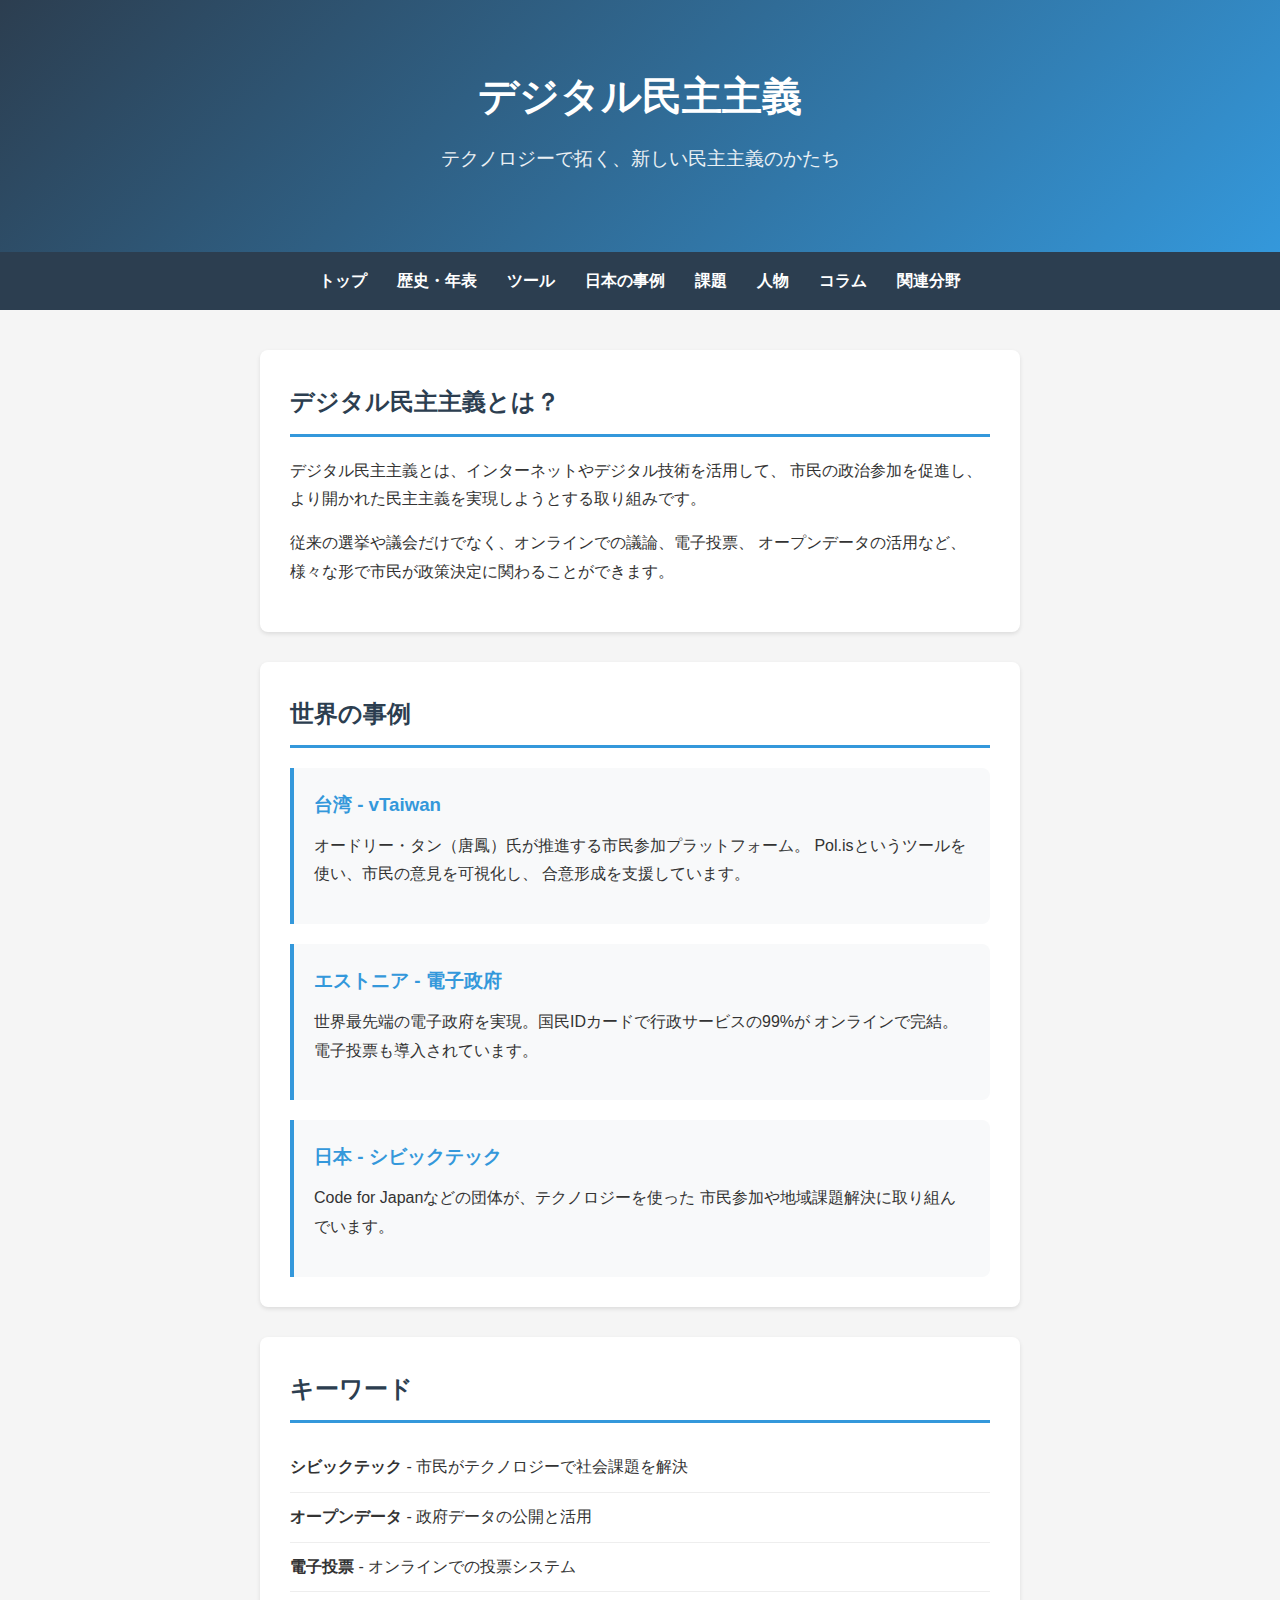
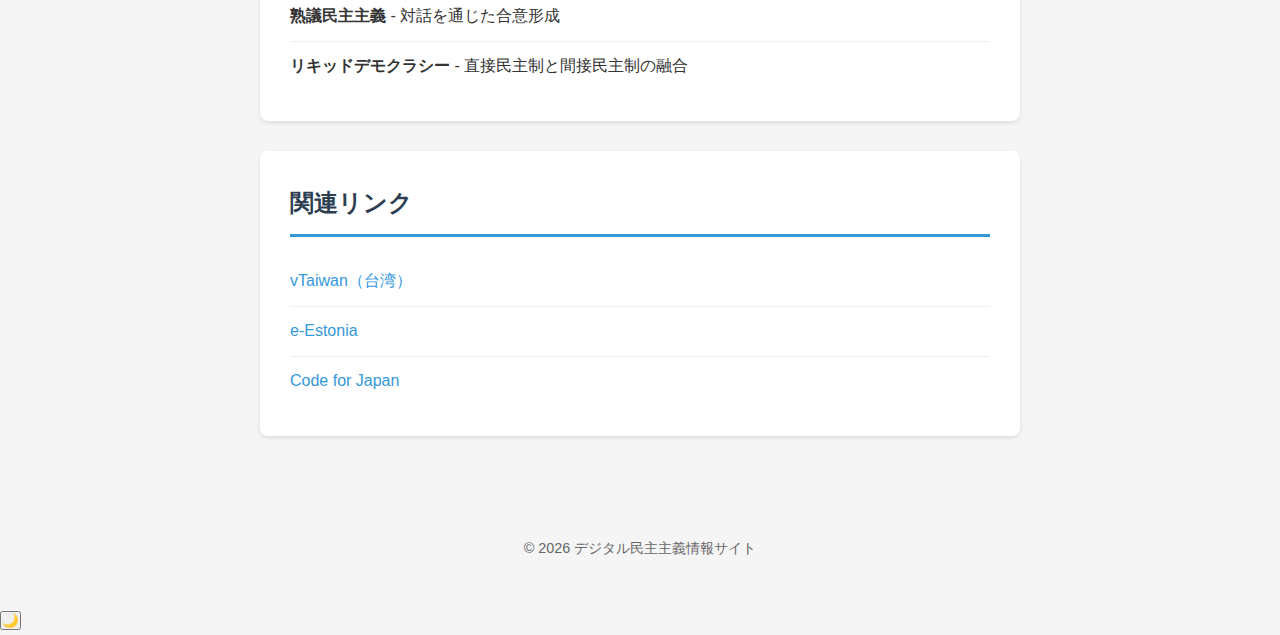
<file: index.html>
<!DOCTYPE html>
<html lang="ja">
<head>
    <meta charset="UTF-8">
    <meta name="viewport" content="width=device-width, initial-scale=1.0">
    <title>デジタル民主主義 - Digital Democracy</title>
    <link rel="stylesheet" href="style.css">
</head>
<body>
    <header>
        <h1>デジタル民主主義</h1>
        <p class="subtitle">テクノロジーで拓く、新しい民主主義のかたち</p>
    </header>

    <nav>
        <div class="hamburger">
            <span></span>
            <span></span>
            <span></span>
        </div>
        <div class="nav-menu">
            <a href="index.html">トップ</a>
            <a href="history.html">歴史・年表</a>
            <a href="tools.html">ツール</a>
            <a href="japan.html">日本の事例</a>
            <a href="challenges.html">課題</a>
            <a href="people.html">人物</a>
            <a href="column.html">コラム</a>
            <a href="mindmap.html">関連分野</a>
        </div>
    </nav>

    <main>
        <section id="about">
            <h2>デジタル民主主義とは？</h2>
            <p>
                デジタル民主主義とは、インターネットやデジタル技術を活用して、
                市民の政治参加を促進し、より開かれた民主主義を実現しようとする取り組みです。
            </p>
            <p>
                従来の選挙や議会だけでなく、オンラインでの議論、電子投票、
                オープンデータの活用など、様々な形で市民が政策決定に関わることができます。
            </p>
        </section>

        <section id="examples">
            <h2>世界の事例</h2>

            <div class="example">
                <h3>台湾 - vTaiwan</h3>
                <p>
                    オードリー・タン（唐鳳）氏が推進する市民参加プラットフォーム。
                    Pol.isというツールを使い、市民の意見を可視化し、
                    合意形成を支援しています。
                </p>
            </div>

            <div class="example">
                <h3>エストニア - 電子政府</h3>
                <p>
                    世界最先端の電子政府を実現。国民IDカードで行政サービスの99%が
                    オンラインで完結。電子投票も導入されています。
                </p>
            </div>

            <div class="example">
                <h3>日本 - シビックテック</h3>
                <p>
                    Code for Japanなどの団体が、テクノロジーを使った
                    市民参加や地域課題解決に取り組んでいます。
                </p>
            </div>
        </section>

        <section id="keywords">
            <h2>キーワード</h2>
            <ul>
                <li><strong>シビックテック</strong> - 市民がテクノロジーで社会課題を解決</li>
                <li><strong>オープンデータ</strong> - 政府データの公開と活用</li>
                <li><strong>電子投票</strong> - オンラインでの投票システム</li>
                <li><strong>熟議民主主義</strong> - 対話を通じた合意形成</li>
                <li><strong>リキッドデモクラシー</strong> - 直接民主制と間接民主制の融合</li>
            </ul>
        </section>

        <section id="links">
            <h2>関連リンク</h2>
            <ul>
                <li><a href="https://info.vtaiwan.tw/" target="_blank">vTaiwan（台湾）</a></li>
                <li><a href="https://e-estonia.com/" target="_blank">e-Estonia</a></li>
                <li><a href="https://www.code4japan.org/" target="_blank">Code for Japan</a></li>
            </ul>
        </section>
    </main>

    <footer>
        <p>© 2026 デジタル民主主義情報サイト</p>
    </footer>

    <button class="dark-mode-toggle">🌙</button>
    <script src="script.js"></script>
</body>
</html>
</file>
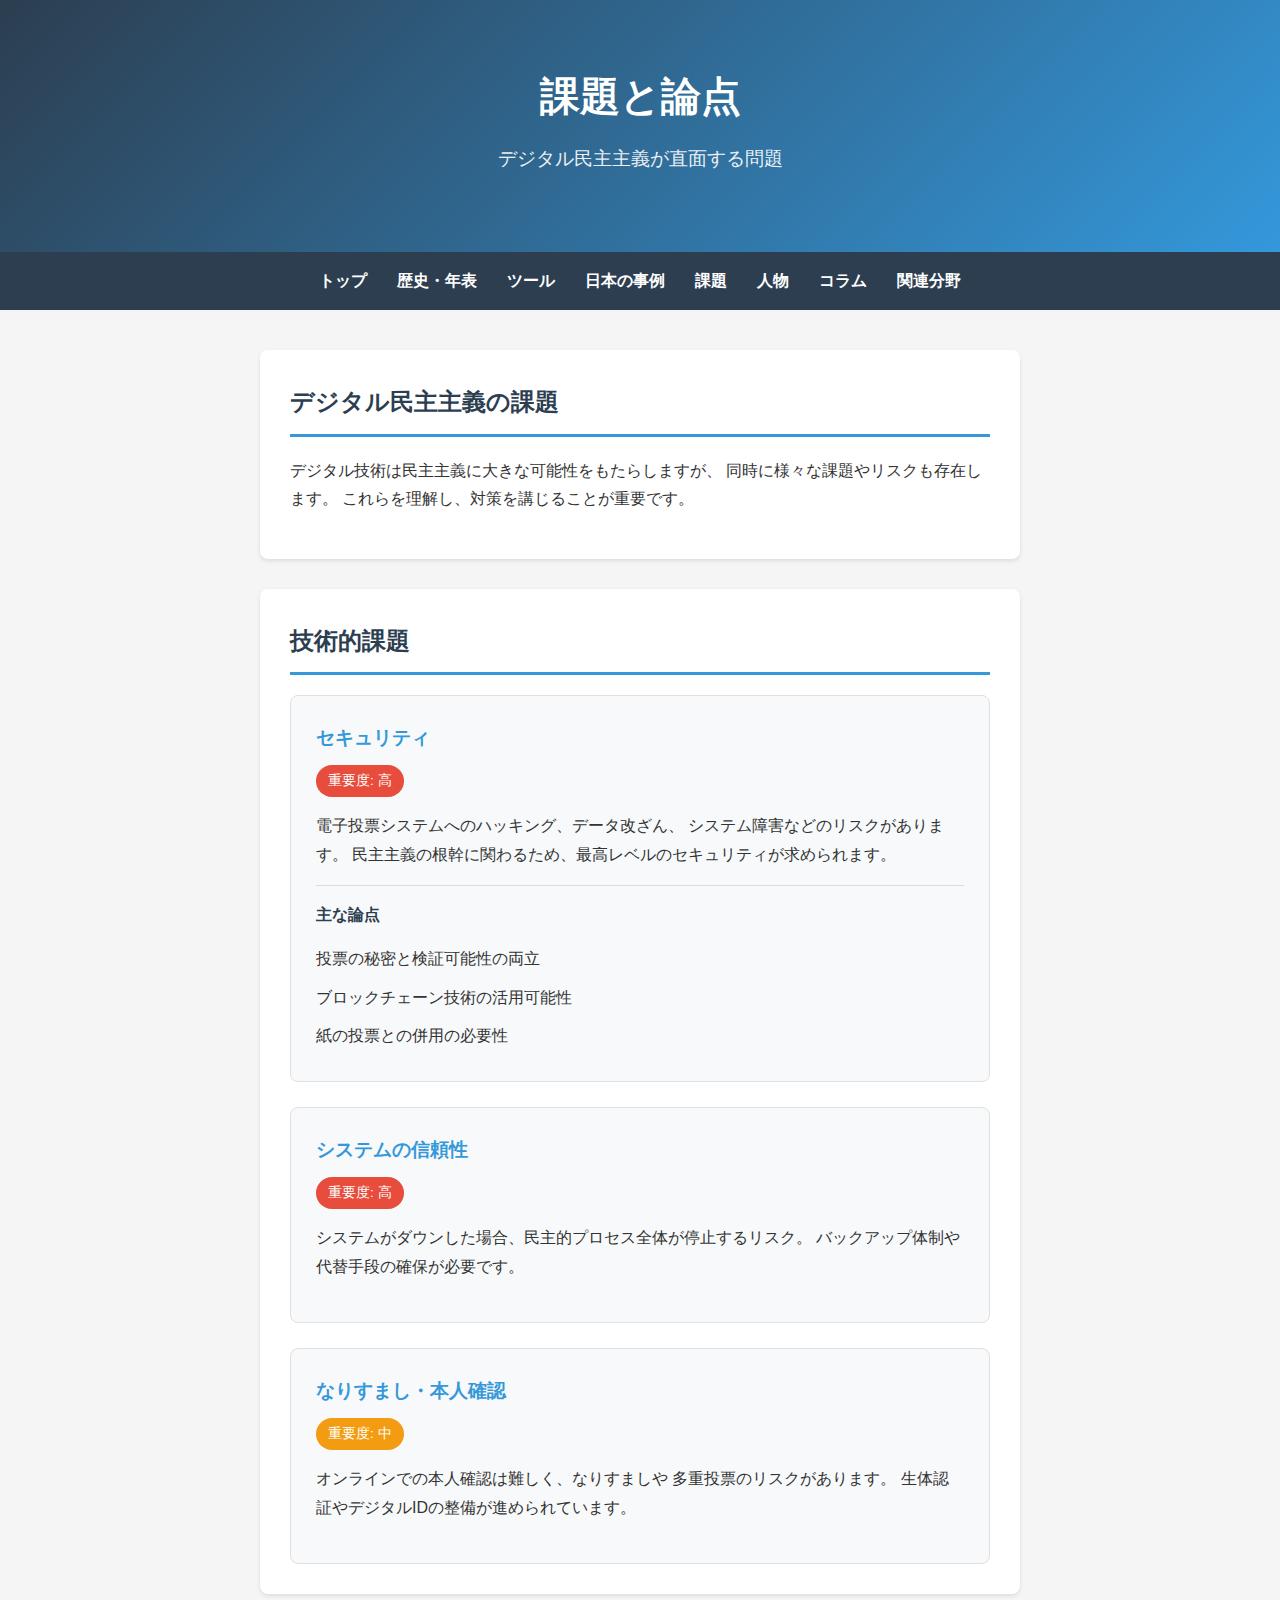
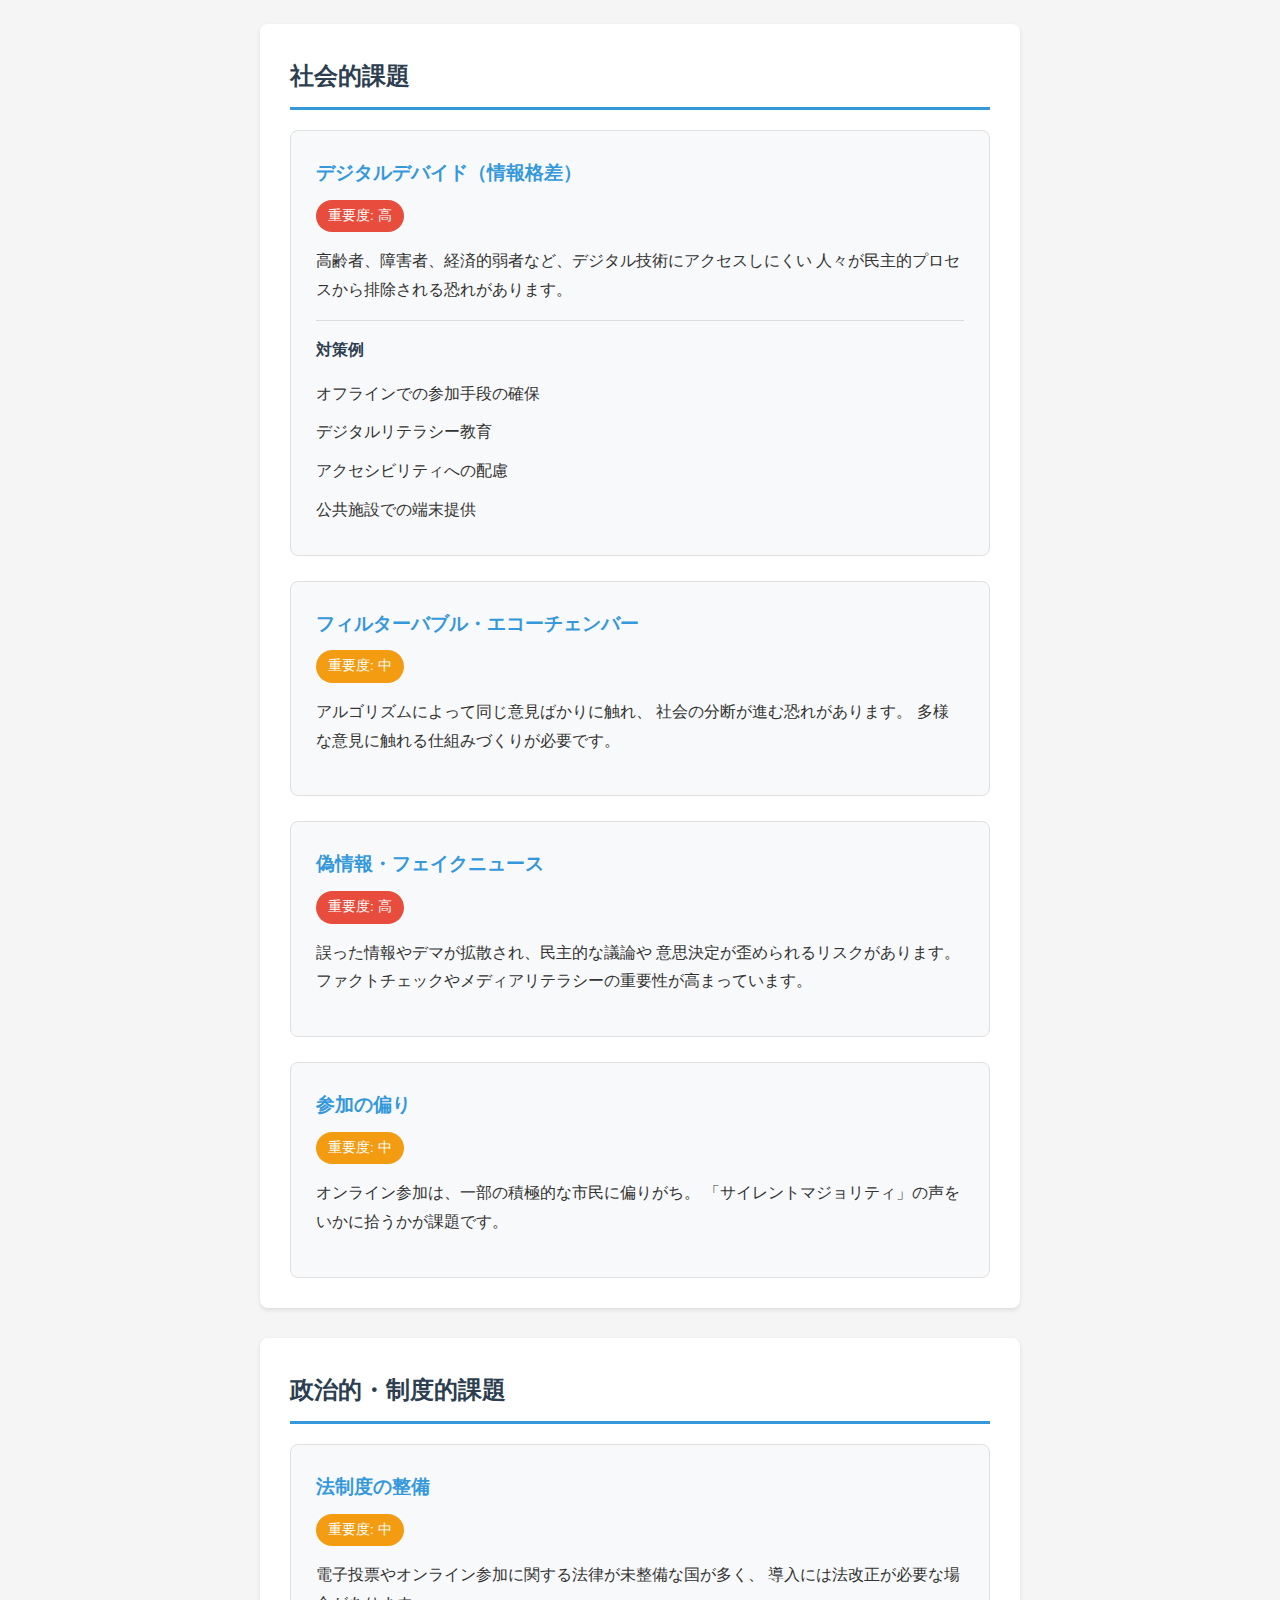
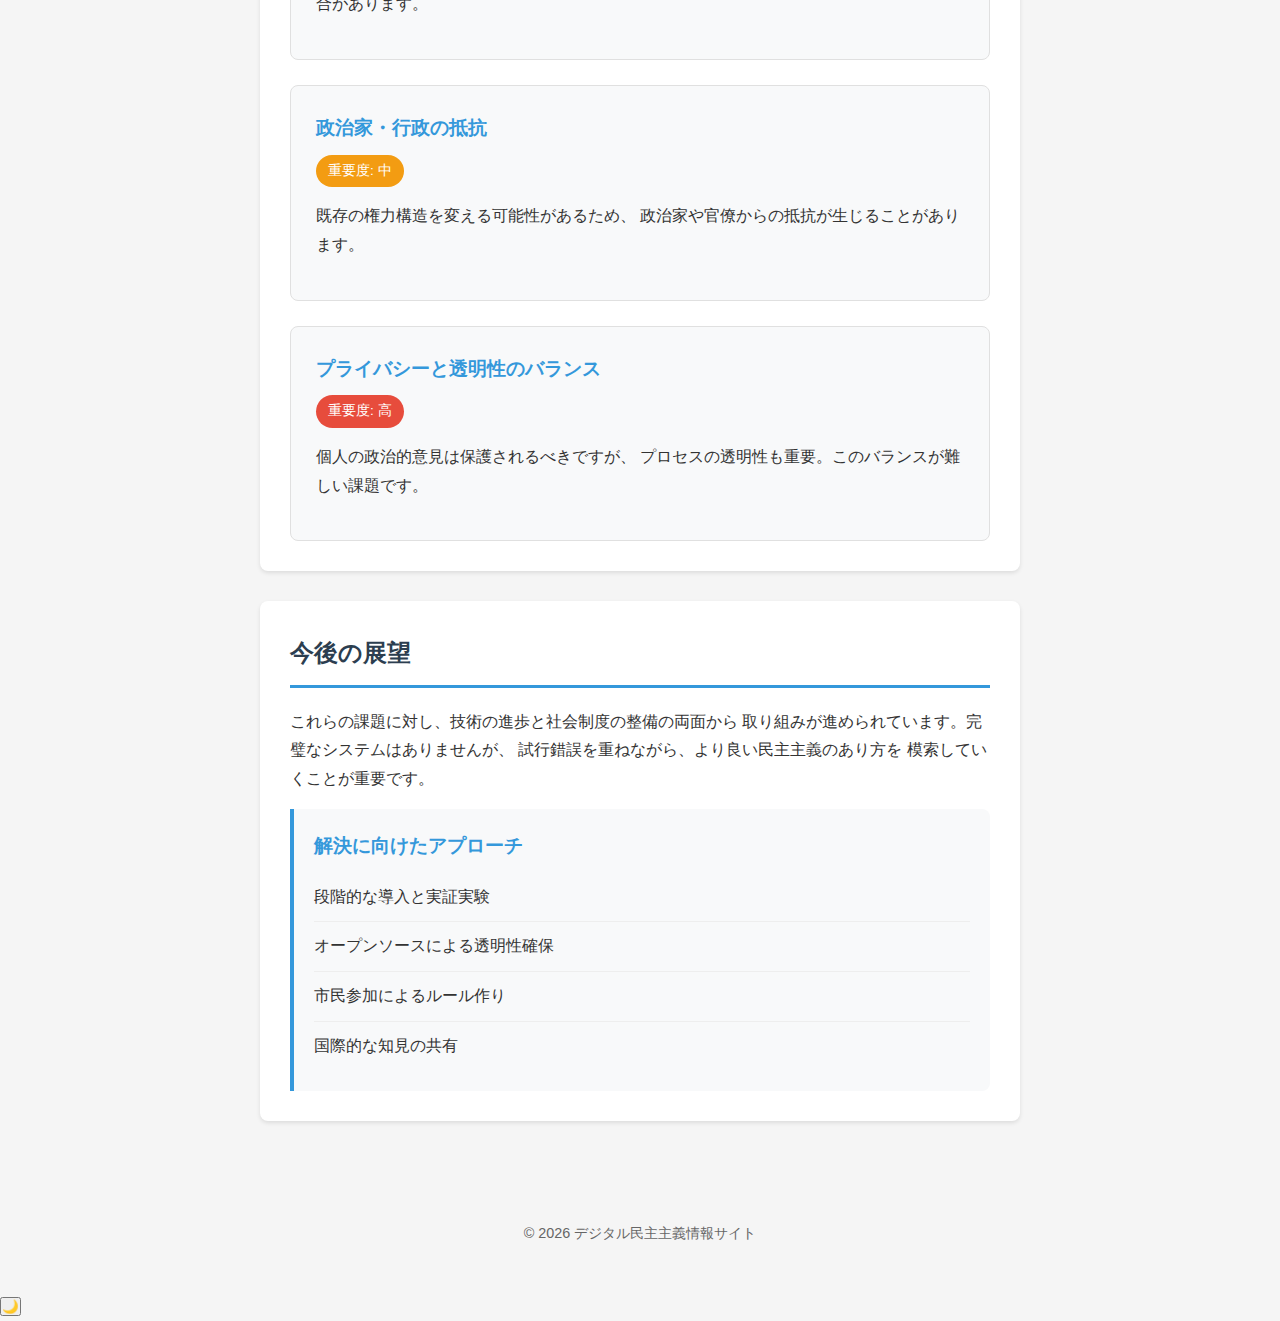
<file: challenges.html>
<!DOCTYPE html>
<html lang="ja">
<head>
    <meta charset="UTF-8">
    <meta name="viewport" content="width=device-width, initial-scale=1.0">
    <title>課題と論点 - デジタル民主主義</title>
    <link rel="stylesheet" href="style.css">
</head>
<body>
    <header>
        <h1>課題と論点</h1>
        <p class="subtitle">デジタル民主主義が直面する問題</p>
    </header>

    <nav>
        <div class="hamburger">
            <span></span>
            <span></span>
            <span></span>
        </div>
        <div class="nav-menu">
        <a href="index.html">トップ</a>
        <a href="history.html">歴史・年表</a>
        <a href="tools.html">ツール</a>
        <a href="japan.html">日本の事例</a>
        <a href="challenges.html">課題</a>
        <a href="people.html">人物</a>
        <a href="column.html">コラム</a>
            <a href="mindmap.html">関連分野</a>
        </div>
    </nav>

    <main>
        <section id="intro">
            <h2>デジタル民主主義の課題</h2>
            <p>
                デジタル技術は民主主義に大きな可能性をもたらしますが、
                同時に様々な課題やリスクも存在します。
                これらを理解し、対策を講じることが重要です。
            </p>
        </section>

        <section id="technical">
            <h2>技術的課題</h2>

            <div class="challenge-card">
                <h3>セキュリティ</h3>
                <div class="challenge-level high">重要度: 高</div>
                <p>
                    電子投票システムへのハッキング、データ改ざん、
                    システム障害などのリスクがあります。
                    民主主義の根幹に関わるため、最高レベルのセキュリティが求められます。
                </p>
                <div class="considerations">
                    <h4>主な論点</h4>
                    <ul>
                        <li>投票の秘密と検証可能性の両立</li>
                        <li>ブロックチェーン技術の活用可能性</li>
                        <li>紙の投票との併用の必要性</li>
                    </ul>
                </div>
            </div>

            <div class="challenge-card">
                <h3>システムの信頼性</h3>
                <div class="challenge-level high">重要度: 高</div>
                <p>
                    システムがダウンした場合、民主的プロセス全体が停止するリスク。
                    バックアップ体制や代替手段の確保が必要です。
                </p>
            </div>

            <div class="challenge-card">
                <h3>なりすまし・本人確認</h3>
                <div class="challenge-level medium">重要度: 中</div>
                <p>
                    オンラインでの本人確認は難しく、なりすましや
                    多重投票のリスクがあります。
                    生体認証やデジタルIDの整備が進められています。
                </p>
            </div>
        </section>

        <section id="social">
            <h2>社会的課題</h2>

            <div class="challenge-card">
                <h3>デジタルデバイド（情報格差）</h3>
                <div class="challenge-level high">重要度: 高</div>
                <p>
                    高齢者、障害者、経済的弱者など、デジタル技術にアクセスしにくい
                    人々が民主的プロセスから排除される恐れがあります。
                </p>
                <div class="considerations">
                    <h4>対策例</h4>
                    <ul>
                        <li>オフラインでの参加手段の確保</li>
                        <li>デジタルリテラシー教育</li>
                        <li>アクセシビリティへの配慮</li>
                        <li>公共施設での端末提供</li>
                    </ul>
                </div>
            </div>

            <div class="challenge-card">
                <h3>フィルターバブル・エコーチェンバー</h3>
                <div class="challenge-level medium">重要度: 中</div>
                <p>
                    アルゴリズムによって同じ意見ばかりに触れ、
                    社会の分断が進む恐れがあります。
                    多様な意見に触れる仕組みづくりが必要です。
                </p>
            </div>

            <div class="challenge-card">
                <h3>偽情報・フェイクニュース</h3>
                <div class="challenge-level high">重要度: 高</div>
                <p>
                    誤った情報やデマが拡散され、民主的な議論や
                    意思決定が歪められるリスクがあります。
                    ファクトチェックやメディアリテラシーの重要性が高まっています。
                </p>
            </div>

            <div class="challenge-card">
                <h3>参加の偏り</h3>
                <div class="challenge-level medium">重要度: 中</div>
                <p>
                    オンライン参加は、一部の積極的な市民に偏りがち。
                    「サイレントマジョリティ」の声をいかに拾うかが課題です。
                </p>
            </div>
        </section>

        <section id="political">
            <h2>政治的・制度的課題</h2>

            <div class="challenge-card">
                <h3>法制度の整備</h3>
                <div class="challenge-level medium">重要度: 中</div>
                <p>
                    電子投票やオンライン参加に関する法律が未整備な国が多く、
                    導入には法改正が必要な場合があります。
                </p>
            </div>

            <div class="challenge-card">
                <h3>政治家・行政の抵抗</h3>
                <div class="challenge-level medium">重要度: 中</div>
                <p>
                    既存の権力構造を変える可能性があるため、
                    政治家や官僚からの抵抗が生じることがあります。
                </p>
            </div>

            <div class="challenge-card">
                <h3>プライバシーと透明性のバランス</h3>
                <div class="challenge-level high">重要度: 高</div>
                <p>
                    個人の政治的意見は保護されるべきですが、
                    プロセスの透明性も重要。このバランスが難しい課題です。
                </p>
            </div>
        </section>

        <section id="future">
            <h2>今後の展望</h2>
            <p>
                これらの課題に対し、技術の進歩と社会制度の整備の両面から
                取り組みが進められています。完璧なシステムはありませんが、
                試行錯誤を重ねながら、より良い民主主義のあり方を
                模索していくことが重要です。
            </p>
            <div class="example">
                <h3>解決に向けたアプローチ</h3>
                <ul>
                    <li>段階的な導入と実証実験</li>
                    <li>オープンソースによる透明性確保</li>
                    <li>市民参加によるルール作り</li>
                    <li>国際的な知見の共有</li>
                </ul>
            </div>
        </section>
    </main>

    <footer>
        <p>© 2026 デジタル民主主義情報サイト</p>
    </footer>
    <button class="dark-mode-toggle">🌙</button>
    <script src="script.js"></script>
</body>
</html>
</file>
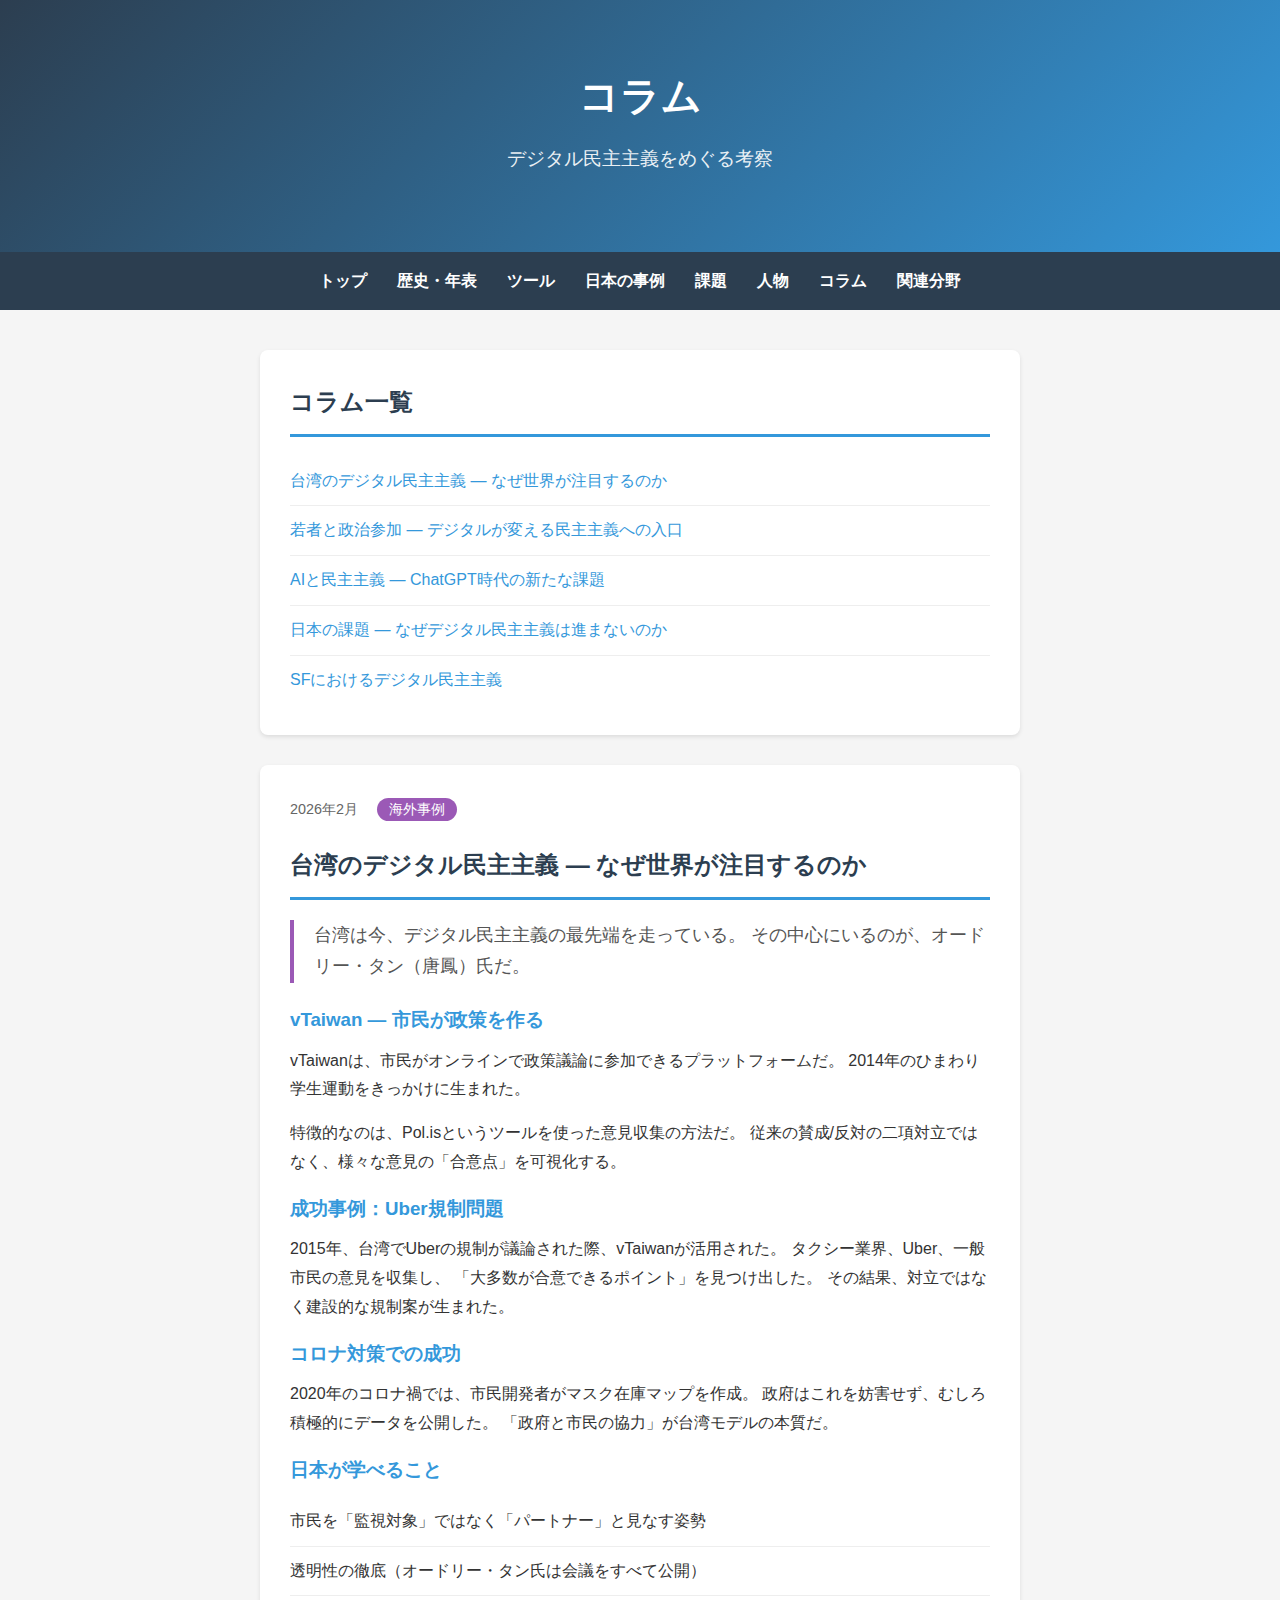
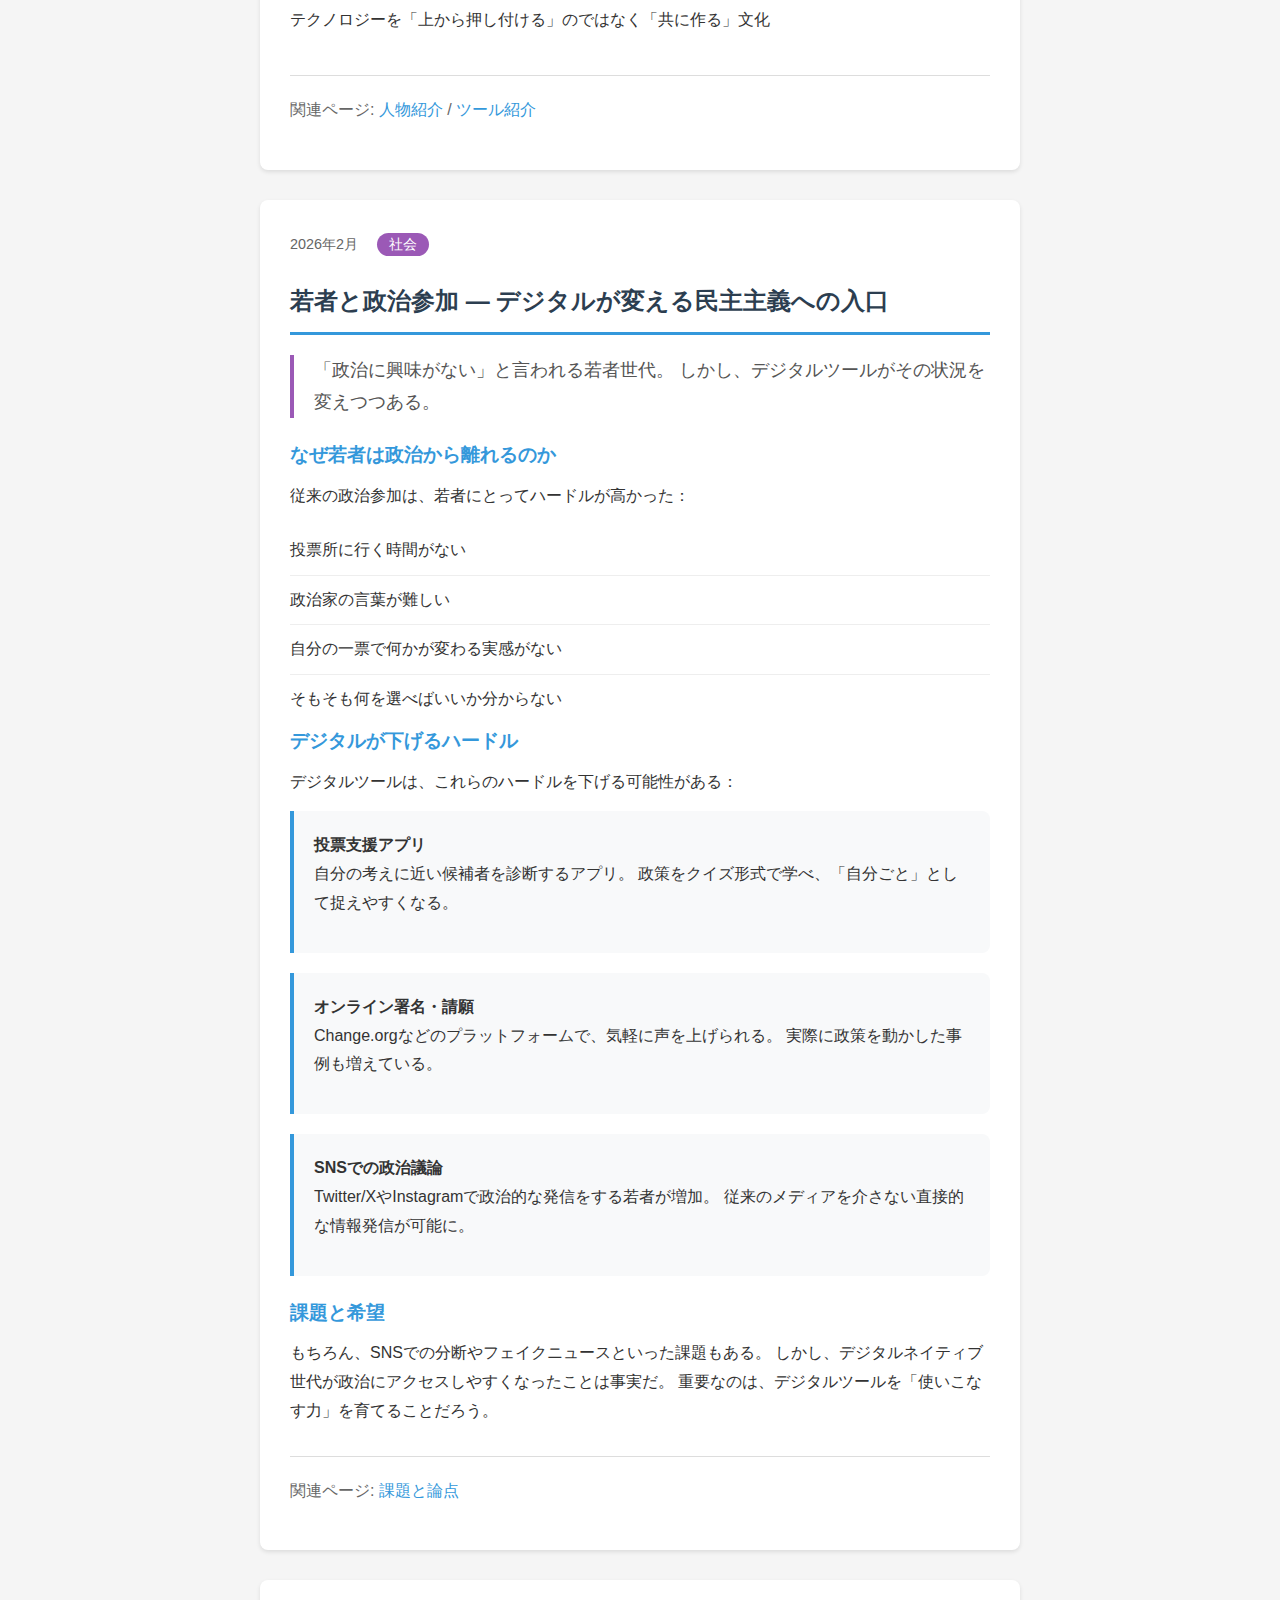
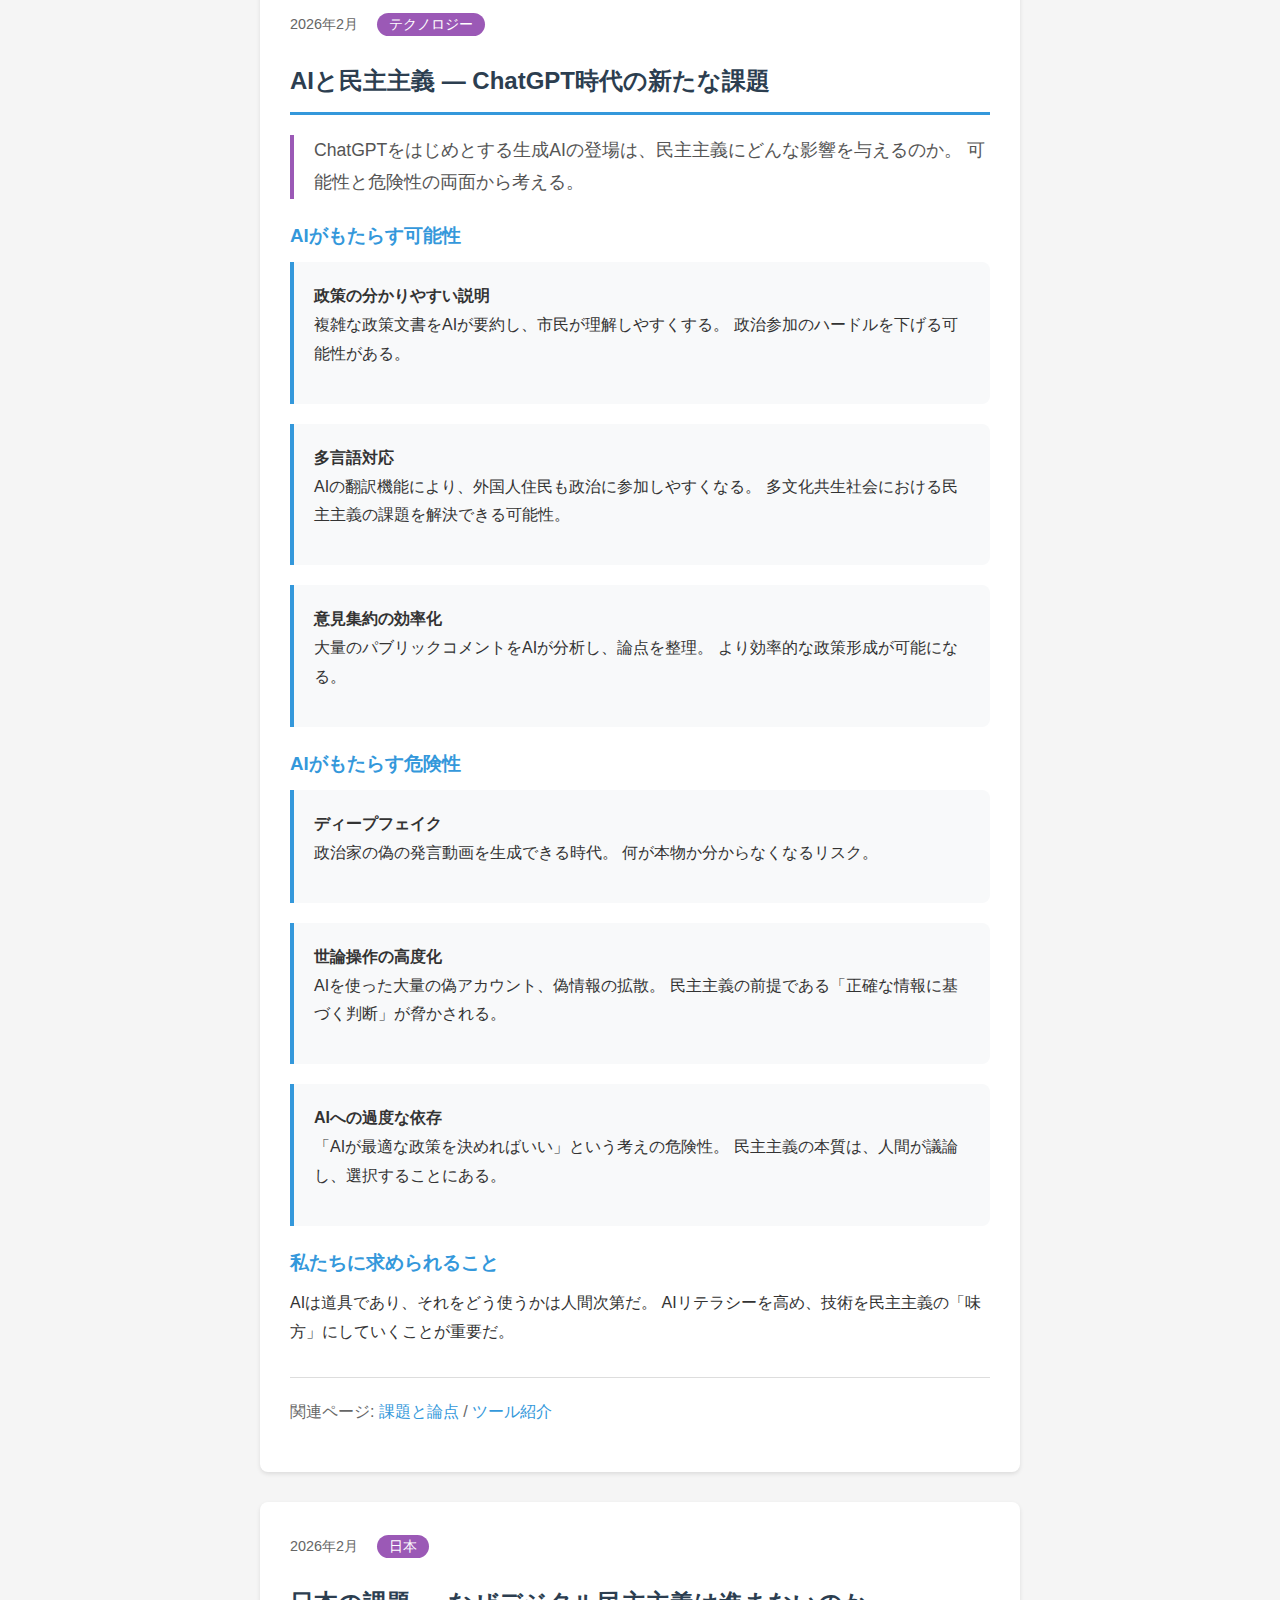
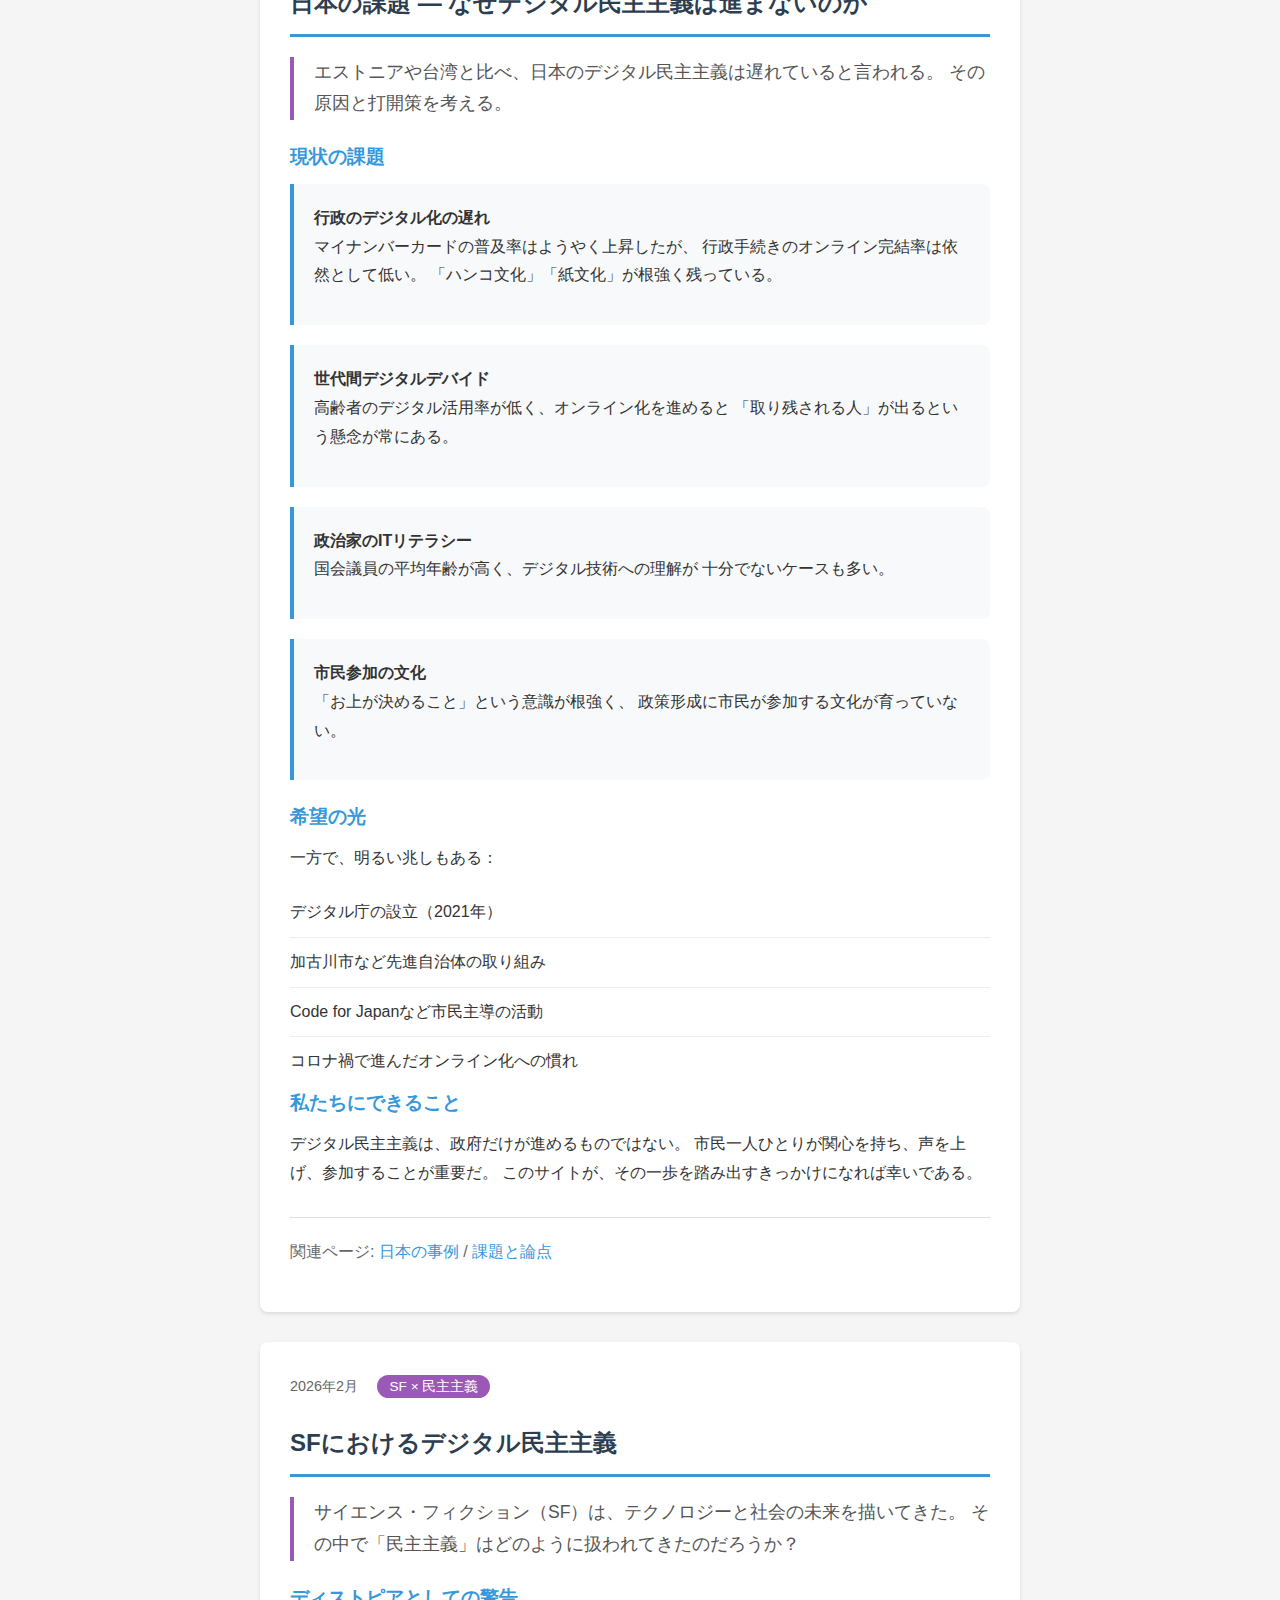
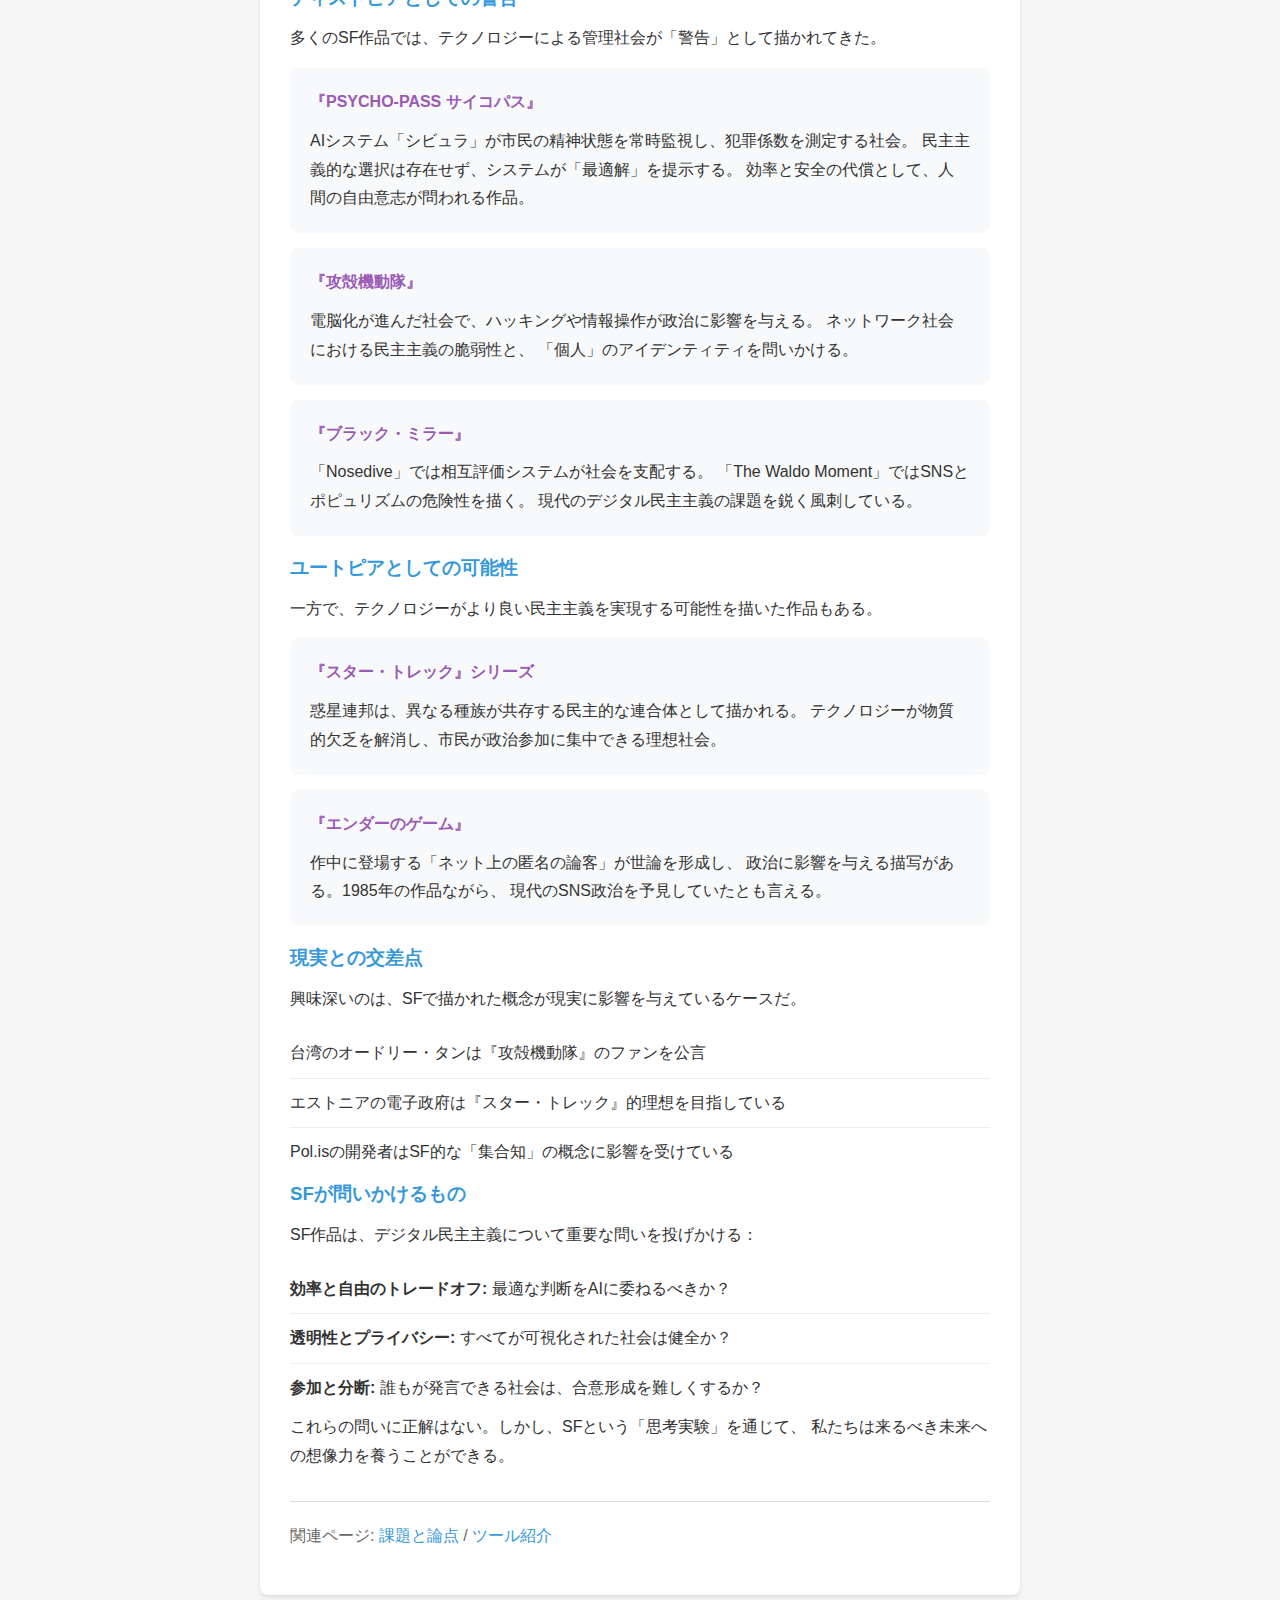
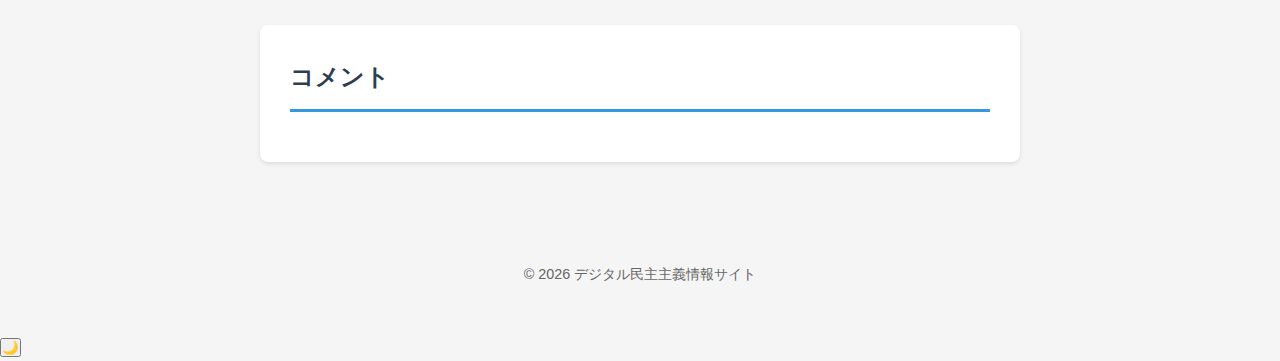
<file: column.html>
<!DOCTYPE html>
<html lang="ja">
<head>
    <meta charset="UTF-8">
    <meta name="viewport" content="width=device-width, initial-scale=1.0">
    <title>コラム - デジタル民主主義</title>
    <link rel="stylesheet" href="style.css">
</head>
<body>
    <header>
        <h1>コラム</h1>
        <p class="subtitle">デジタル民主主義をめぐる考察</p>
    </header>

    <nav>
        <div class="hamburger">
            <span></span>
            <span></span>
            <span></span>
        </div>
        <div class="nav-menu">
            <a href="index.html">トップ</a>
            <a href="history.html">歴史・年表</a>
            <a href="tools.html">ツール</a>
            <a href="japan.html">日本の事例</a>
            <a href="challenges.html">課題</a>
            <a href="people.html">人物</a>
            <a href="column.html">コラム</a>
            <a href="mindmap.html">関連分野</a>
        </div>
    </nav>

    <main>
        <!-- 目次 -->
        <section id="toc">
            <h2>コラム一覧</h2>
            <ul>
                <li><a href="#column-taiwan">台湾のデジタル民主主義 ― なぜ世界が注目するのか</a></li>
                <li><a href="#column-youth">若者と政治参加 ― デジタルが変える民主主義への入口</a></li>
                <li><a href="#column-ai">AIと民主主義 ― ChatGPT時代の新たな課題</a></li>
                <li><a href="#column-japan">日本の課題 ― なぜデジタル民主主義は進まないのか</a></li>
                <li><a href="#column-sf">SFにおけるデジタル民主主義</a></li>
            </ul>
        </section>

        <!-- コラム1: 台湾 -->
        <section class="column-article" id="column-taiwan">
            <div class="column-header">
                <span class="column-date">2026年2月</span>
                <span class="column-category">海外事例</span>
            </div>
            <h2>台湾のデジタル民主主義 ― なぜ世界が注目するのか</h2>
            <p class="column-lead">
                台湾は今、デジタル民主主義の最先端を走っている。
                その中心にいるのが、オードリー・タン（唐鳳）氏だ。
            </p>

            <h3>vTaiwan ― 市民が政策を作る</h3>
            <p>
                vTaiwanは、市民がオンラインで政策議論に参加できるプラットフォームだ。
                2014年のひまわり学生運動をきっかけに生まれた。
            </p>
            <p>
                特徴的なのは、Pol.isというツールを使った意見収集の方法だ。
                従来の賛成/反対の二項対立ではなく、様々な意見の「合意点」を可視化する。
            </p>

            <h3>成功事例：Uber規制問題</h3>
            <p>
                2015年、台湾でUberの規制が議論された際、vTaiwanが活用された。
                タクシー業界、Uber、一般市民の意見を収集し、
                「大多数が合意できるポイント」を見つけ出した。
                その結果、対立ではなく建設的な規制案が生まれた。
            </p>

            <h3>コロナ対策での成功</h3>
            <p>
                2020年のコロナ禍では、市民開発者がマスク在庫マップを作成。
                政府はこれを妨害せず、むしろ積極的にデータを公開した。
                「政府と市民の協力」が台湾モデルの本質だ。
            </p>

            <h3>日本が学べること</h3>
            <ul>
                <li>市民を「監視対象」ではなく「パートナー」と見なす姿勢</li>
                <li>透明性の徹底（オードリー・タン氏は会議をすべて公開）</li>
                <li>テクノロジーを「上から押し付ける」のではなく「共に作る」文化</li>
            </ul>

            <div class="column-footer">
                <p>関連ページ: <a href="people.html">人物紹介</a> / <a href="tools.html">ツール紹介</a></p>
            </div>
        </section>

        <!-- コラム2: 若者と政治参加 -->
        <section class="column-article" id="column-youth">
            <div class="column-header">
                <span class="column-date">2026年2月</span>
                <span class="column-category">社会</span>
            </div>
            <h2>若者と政治参加 ― デジタルが変える民主主義への入口</h2>
            <p class="column-lead">
                「政治に興味がない」と言われる若者世代。
                しかし、デジタルツールがその状況を変えつつある。
            </p>

            <h3>なぜ若者は政治から離れるのか</h3>
            <p>
                従来の政治参加は、若者にとってハードルが高かった：
            </p>
            <ul>
                <li>投票所に行く時間がない</li>
                <li>政治家の言葉が難しい</li>
                <li>自分の一票で何かが変わる実感がない</li>
                <li>そもそも何を選べばいいか分からない</li>
            </ul>

            <h3>デジタルが下げるハードル</h3>
            <p>
                デジタルツールは、これらのハードルを下げる可能性がある：
            </p>
            <div class="example">
                <h4>投票支援アプリ</h4>
                <p>
                    自分の考えに近い候補者を診断するアプリ。
                    政策をクイズ形式で学べ、「自分ごと」として捉えやすくなる。
                </p>
            </div>
            <div class="example">
                <h4>オンライン署名・請願</h4>
                <p>
                    Change.orgなどのプラットフォームで、気軽に声を上げられる。
                    実際に政策を動かした事例も増えている。
                </p>
            </div>
            <div class="example">
                <h4>SNSでの政治議論</h4>
                <p>
                    Twitter/XやInstagramで政治的な発信をする若者が増加。
                    従来のメディアを介さない直接的な情報発信が可能に。
                </p>
            </div>

            <h3>課題と希望</h3>
            <p>
                もちろん、SNSでの分断やフェイクニュースといった課題もある。
                しかし、デジタルネイティブ世代が政治にアクセスしやすくなったことは事実だ。
                重要なのは、デジタルツールを「使いこなす力」を育てることだろう。
            </p>

            <div class="column-footer">
                <p>関連ページ: <a href="challenges.html">課題と論点</a></p>
            </div>
        </section>

        <!-- コラム3: AIと民主主義 -->
        <section class="column-article" id="column-ai">
            <div class="column-header">
                <span class="column-date">2026年2月</span>
                <span class="column-category">テクノロジー</span>
            </div>
            <h2>AIと民主主義 ― ChatGPT時代の新たな課題</h2>
            <p class="column-lead">
                ChatGPTをはじめとする生成AIの登場は、民主主義にどんな影響を与えるのか。
                可能性と危険性の両面から考える。
            </p>

            <h3>AIがもたらす可能性</h3>
            <div class="example">
                <h4>政策の分かりやすい説明</h4>
                <p>
                    複雑な政策文書をAIが要約し、市民が理解しやすくする。
                    政治参加のハードルを下げる可能性がある。
                </p>
            </div>
            <div class="example">
                <h4>多言語対応</h4>
                <p>
                    AIの翻訳機能により、外国人住民も政治に参加しやすくなる。
                    多文化共生社会における民主主義の課題を解決できる可能性。
                </p>
            </div>
            <div class="example">
                <h4>意見集約の効率化</h4>
                <p>
                    大量のパブリックコメントをAIが分析し、論点を整理。
                    より効率的な政策形成が可能になる。
                </p>
            </div>

            <h3>AIがもたらす危険性</h3>
            <div class="example">
                <h4>ディープフェイク</h4>
                <p>
                    政治家の偽の発言動画を生成できる時代。
                    何が本物か分からなくなるリスク。
                </p>
            </div>
            <div class="example">
                <h4>世論操作の高度化</h4>
                <p>
                    AIを使った大量の偽アカウント、偽情報の拡散。
                    民主主義の前提である「正確な情報に基づく判断」が脅かされる。
                </p>
            </div>
            <div class="example">
                <h4>AIへの過度な依存</h4>
                <p>
                    「AIが最適な政策を決めればいい」という考えの危険性。
                    民主主義の本質は、人間が議論し、選択することにある。
                </p>
            </div>

            <h3>私たちに求められること</h3>
            <p>
                AIは道具であり、それをどう使うかは人間次第だ。
                AIリテラシーを高め、技術を民主主義の「味方」にしていくことが重要だ。
            </p>

            <div class="column-footer">
                <p>関連ページ: <a href="challenges.html">課題と論点</a> / <a href="tools.html">ツール紹介</a></p>
            </div>
        </section>

        <!-- コラム4: 日本の課題 -->
        <section class="column-article" id="column-japan">
            <div class="column-header">
                <span class="column-date">2026年2月</span>
                <span class="column-category">日本</span>
            </div>
            <h2>日本の課題 ― なぜデジタル民主主義は進まないのか</h2>
            <p class="column-lead">
                エストニアや台湾と比べ、日本のデジタル民主主義は遅れていると言われる。
                その原因と打開策を考える。
            </p>

            <h3>現状の課題</h3>
            <div class="example">
                <h4>行政のデジタル化の遅れ</h4>
                <p>
                    マイナンバーカードの普及率はようやく上昇したが、
                    行政手続きのオンライン完結率は依然として低い。
                    「ハンコ文化」「紙文化」が根強く残っている。
                </p>
            </div>
            <div class="example">
                <h4>世代間デジタルデバイド</h4>
                <p>
                    高齢者のデジタル活用率が低く、オンライン化を進めると
                    「取り残される人」が出るという懸念が常にある。
                </p>
            </div>
            <div class="example">
                <h4>政治家のITリテラシー</h4>
                <p>
                    国会議員の平均年齢が高く、デジタル技術への理解が
                    十分でないケースも多い。
                </p>
            </div>
            <div class="example">
                <h4>市民参加の文化</h4>
                <p>
                    「お上が決めること」という意識が根強く、
                    政策形成に市民が参加する文化が育っていない。
                </p>
            </div>

            <h3>希望の光</h3>
            <p>
                一方で、明るい兆しもある：
            </p>
            <ul>
                <li>デジタル庁の設立（2021年）</li>
                <li>加古川市など先進自治体の取り組み</li>
                <li>Code for Japanなど市民主導の活動</li>
                <li>コロナ禍で進んだオンライン化への慣れ</li>
            </ul>

            <h3>私たちにできること</h3>
            <p>
                デジタル民主主義は、政府だけが進めるものではない。
                市民一人ひとりが関心を持ち、声を上げ、参加することが重要だ。
                このサイトが、その一歩を踏み出すきっかけになれば幸いである。
            </p>

            <div class="column-footer">
                <p>関連ページ: <a href="japan.html">日本の事例</a> / <a href="challenges.html">課題と論点</a></p>
            </div>
        </section>

        <!-- コラム5: SF（既存） -->
        <section class="column-article" id="column-sf">
            <div class="column-header">
                <span class="column-date">2026年2月</span>
                <span class="column-category">SF × 民主主義</span>
            </div>
            <h2>SFにおけるデジタル民主主義</h2>
            <p class="column-lead">
                サイエンス・フィクション（SF）は、テクノロジーと社会の未来を描いてきた。
                その中で「民主主義」はどのように扱われてきたのだろうか？
            </p>

            <h3>ディストピアとしての警告</h3>
            <p>
                多くのSF作品では、テクノロジーによる管理社会が「警告」として描かれてきた。
            </p>
            <div class="sf-work">
                <h4>『PSYCHO-PASS サイコパス』</h4>
                <p>
                    AIシステム「シビュラ」が市民の精神状態を常時監視し、犯罪係数を測定する社会。
                    民主主義的な選択は存在せず、システムが「最適解」を提示する。
                    効率と安全の代償として、人間の自由意志が問われる作品。
                </p>
            </div>
            <div class="sf-work">
                <h4>『攻殻機動隊』</h4>
                <p>
                    電脳化が進んだ社会で、ハッキングや情報操作が政治に影響を与える。
                    ネットワーク社会における民主主義の脆弱性と、
                    「個人」のアイデンティティを問いかける。
                </p>
            </div>
            <div class="sf-work">
                <h4>『ブラック・ミラー』</h4>
                <p>
                    「Nosedive」では相互評価システムが社会を支配する。
                    「The Waldo Moment」ではSNSとポピュリズムの危険性を描く。
                    現代のデジタル民主主義の課題を鋭く風刺している。
                </p>
            </div>

            <h3>ユートピアとしての可能性</h3>
            <p>
                一方で、テクノロジーがより良い民主主義を実現する可能性を描いた作品もある。
            </p>
            <div class="sf-work">
                <h4>『スター・トレック』シリーズ</h4>
                <p>
                    惑星連邦は、異なる種族が共存する民主的な連合体として描かれる。
                    テクノロジーが物質的欠乏を解消し、市民が政治参加に集中できる理想社会。
                </p>
            </div>
            <div class="sf-work">
                <h4>『エンダーのゲーム』</h4>
                <p>
                    作中に登場する「ネット上の匿名の論客」が世論を形成し、
                    政治に影響を与える描写がある。1985年の作品ながら、
                    現代のSNS政治を予見していたとも言える。
                </p>
            </div>

            <h3>現実との交差点</h3>
            <p>
                興味深いのは、SFで描かれた概念が現実に影響を与えているケースだ。
            </p>
            <ul>
                <li>台湾のオードリー・タンは『攻殻機動隊』のファンを公言</li>
                <li>エストニアの電子政府は『スター・トレック』的理想を目指している</li>
                <li>Pol.isの開発者はSF的な「集合知」の概念に影響を受けている</li>
            </ul>

            <h3>SFが問いかけるもの</h3>
            <p>
                SF作品は、デジタル民主主義について重要な問いを投げかける：
            </p>
            <ul>
                <li><strong>効率と自由のトレードオフ:</strong> 最適な判断をAIに委ねるべきか？</li>
                <li><strong>透明性とプライバシー:</strong> すべてが可視化された社会は健全か？</li>
                <li><strong>参加と分断:</strong> 誰もが発言できる社会は、合意形成を難しくするか？</li>
            </ul>
            <p>
                これらの問いに正解はない。しかし、SFという「思考実験」を通じて、
                私たちは来るべき未来への想像力を養うことができる。
            </p>

            <div class="column-footer">
                <p>関連ページ: <a href="challenges.html">課題と論点</a> / <a href="tools.html">ツール紹介</a></p>
            </div>
        </section>

        <!-- コメント欄 -->
        <section id="comments">
            <h2>コメント</h2>
            <script src="https://giscus.app/client.js"
                data-repo="kojakojad-a11y/digital-democracy-site"
                data-repo-id="R_kgDORG4VoQ"
                data-category="General"
                data-category-id="DIC_kwDORG4Voc4C2eXo"
                data-mapping="pathname"
                data-strict="0"
                data-reactions-enabled="1"
                data-emit-metadata="0"
                data-input-position="bottom"
                data-theme="preferred_color_scheme"
                data-lang="ja"
                crossorigin="anonymous"
                async>
            </script>
        </section>
    </main>

    <footer>
        <p>© 2026 デジタル民主主義情報サイト</p>
    </footer>
    <button class="dark-mode-toggle">🌙</button>
    <script src="script.js"></script>
</body>
</html>
</file>
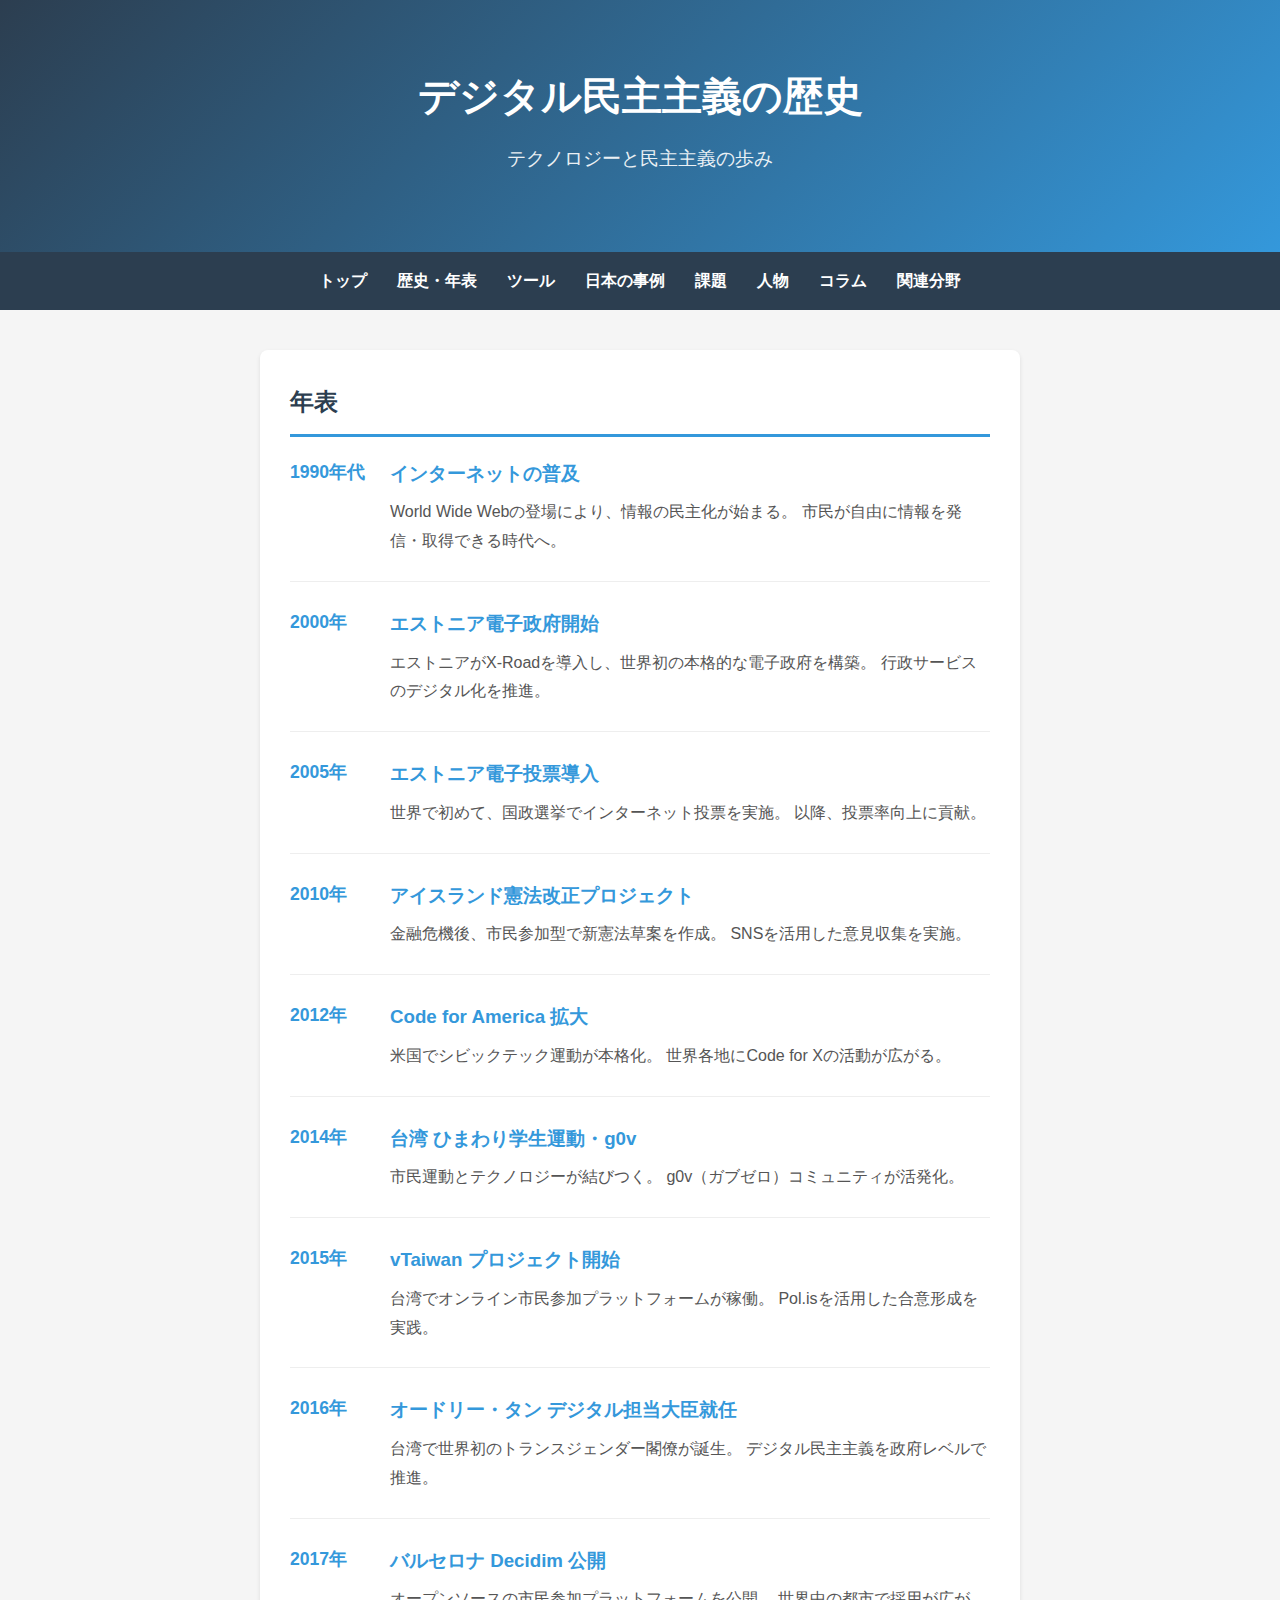
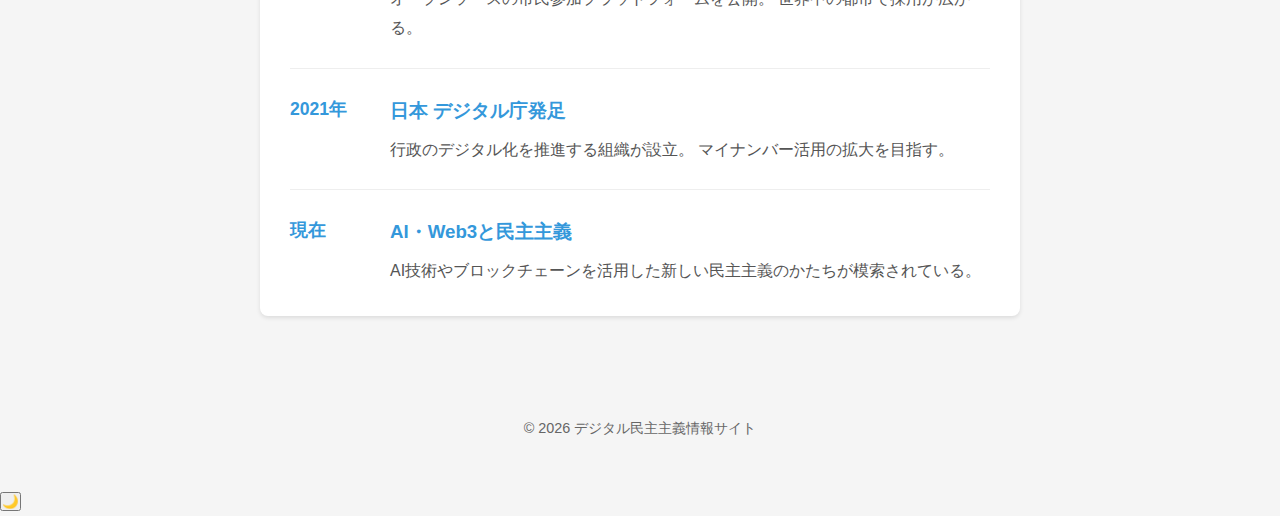
<file: history.html>
<!DOCTYPE html>
<html lang="ja">
<head>
    <meta charset="UTF-8">
    <meta name="viewport" content="width=device-width, initial-scale=1.0">
    <title>歴史・年表 - デジタル民主主義</title>
    <link rel="stylesheet" href="style.css">
</head>
<body>
    <header>
        <h1>デジタル民主主義の歴史</h1>
        <p class="subtitle">テクノロジーと民主主義の歩み</p>
    </header>

    <nav>
        <div class="hamburger">
            <span></span>
            <span></span>
            <span></span>
        </div>
        <div class="nav-menu">
        <a href="index.html">トップ</a>
        <a href="history.html">歴史・年表</a>
        <a href="tools.html">ツール</a>
        <a href="japan.html">日本の事例</a>
        <a href="challenges.html">課題</a>
        <a href="people.html">人物</a>
        <a href="column.html">コラム</a>
            <a href="mindmap.html">関連分野</a>
        </div>
    </nav>

    <main>
        <section id="timeline">
            <h2>年表</h2>

            <div class="timeline-item">
                <div class="year">1990年代</div>
                <div class="event">
                    <h3>インターネットの普及</h3>
                    <p>
                        World Wide Webの登場により、情報の民主化が始まる。
                        市民が自由に情報を発信・取得できる時代へ。
                    </p>
                </div>
            </div>

            <div class="timeline-item">
                <div class="year">2000年</div>
                <div class="event">
                    <h3>エストニア電子政府開始</h3>
                    <p>
                        エストニアがX-Roadを導入し、世界初の本格的な電子政府を構築。
                        行政サービスのデジタル化を推進。
                    </p>
                </div>
            </div>

            <div class="timeline-item">
                <div class="year">2005年</div>
                <div class="event">
                    <h3>エストニア電子投票導入</h3>
                    <p>
                        世界で初めて、国政選挙でインターネット投票を実施。
                        以降、投票率向上に貢献。
                    </p>
                </div>
            </div>

            <div class="timeline-item">
                <div class="year">2010年</div>
                <div class="event">
                    <h3>アイスランド憲法改正プロジェクト</h3>
                    <p>
                        金融危機後、市民参加型で新憲法草案を作成。
                        SNSを活用した意見収集を実施。
                    </p>
                </div>
            </div>

            <div class="timeline-item">
                <div class="year">2012年</div>
                <div class="event">
                    <h3>Code for America 拡大</h3>
                    <p>
                        米国でシビックテック運動が本格化。
                        世界各地にCode for Xの活動が広がる。
                    </p>
                </div>
            </div>

            <div class="timeline-item">
                <div class="year">2014年</div>
                <div class="event">
                    <h3>台湾 ひまわり学生運動・g0v</h3>
                    <p>
                        市民運動とテクノロジーが結びつく。
                        g0v（ガブゼロ）コミュニティが活発化。
                    </p>
                </div>
            </div>

            <div class="timeline-item">
                <div class="year">2015年</div>
                <div class="event">
                    <h3>vTaiwan プロジェクト開始</h3>
                    <p>
                        台湾でオンライン市民参加プラットフォームが稼働。
                        Pol.isを活用した合意形成を実践。
                    </p>
                </div>
            </div>

            <div class="timeline-item">
                <div class="year">2016年</div>
                <div class="event">
                    <h3>オードリー・タン デジタル担当大臣就任</h3>
                    <p>
                        台湾で世界初のトランスジェンダー閣僚が誕生。
                        デジタル民主主義を政府レベルで推進。
                    </p>
                </div>
            </div>

            <div class="timeline-item">
                <div class="year">2017年</div>
                <div class="event">
                    <h3>バルセロナ Decidim 公開</h3>
                    <p>
                        オープンソースの市民参加プラットフォームを公開。
                        世界中の都市で採用が広がる。
                    </p>
                </div>
            </div>

            <div class="timeline-item">
                <div class="year">2021年</div>
                <div class="event">
                    <h3>日本 デジタル庁発足</h3>
                    <p>
                        行政のデジタル化を推進する組織が設立。
                        マイナンバー活用の拡大を目指す。
                    </p>
                </div>
            </div>

            <div class="timeline-item">
                <div class="year">現在</div>
                <div class="event">
                    <h3>AI・Web3と民主主義</h3>
                    <p>
                        AI技術やブロックチェーンを活用した新しい民主主義のかたちが模索されている。
                    </p>
                </div>
            </div>
        </section>
    </main>

    <footer>
        <p>© 2026 デジタル民主主義情報サイト</p>
    </footer>
    <button class="dark-mode-toggle">🌙</button>
    <script src="script.js"></script>
</body>
</html>
</file>
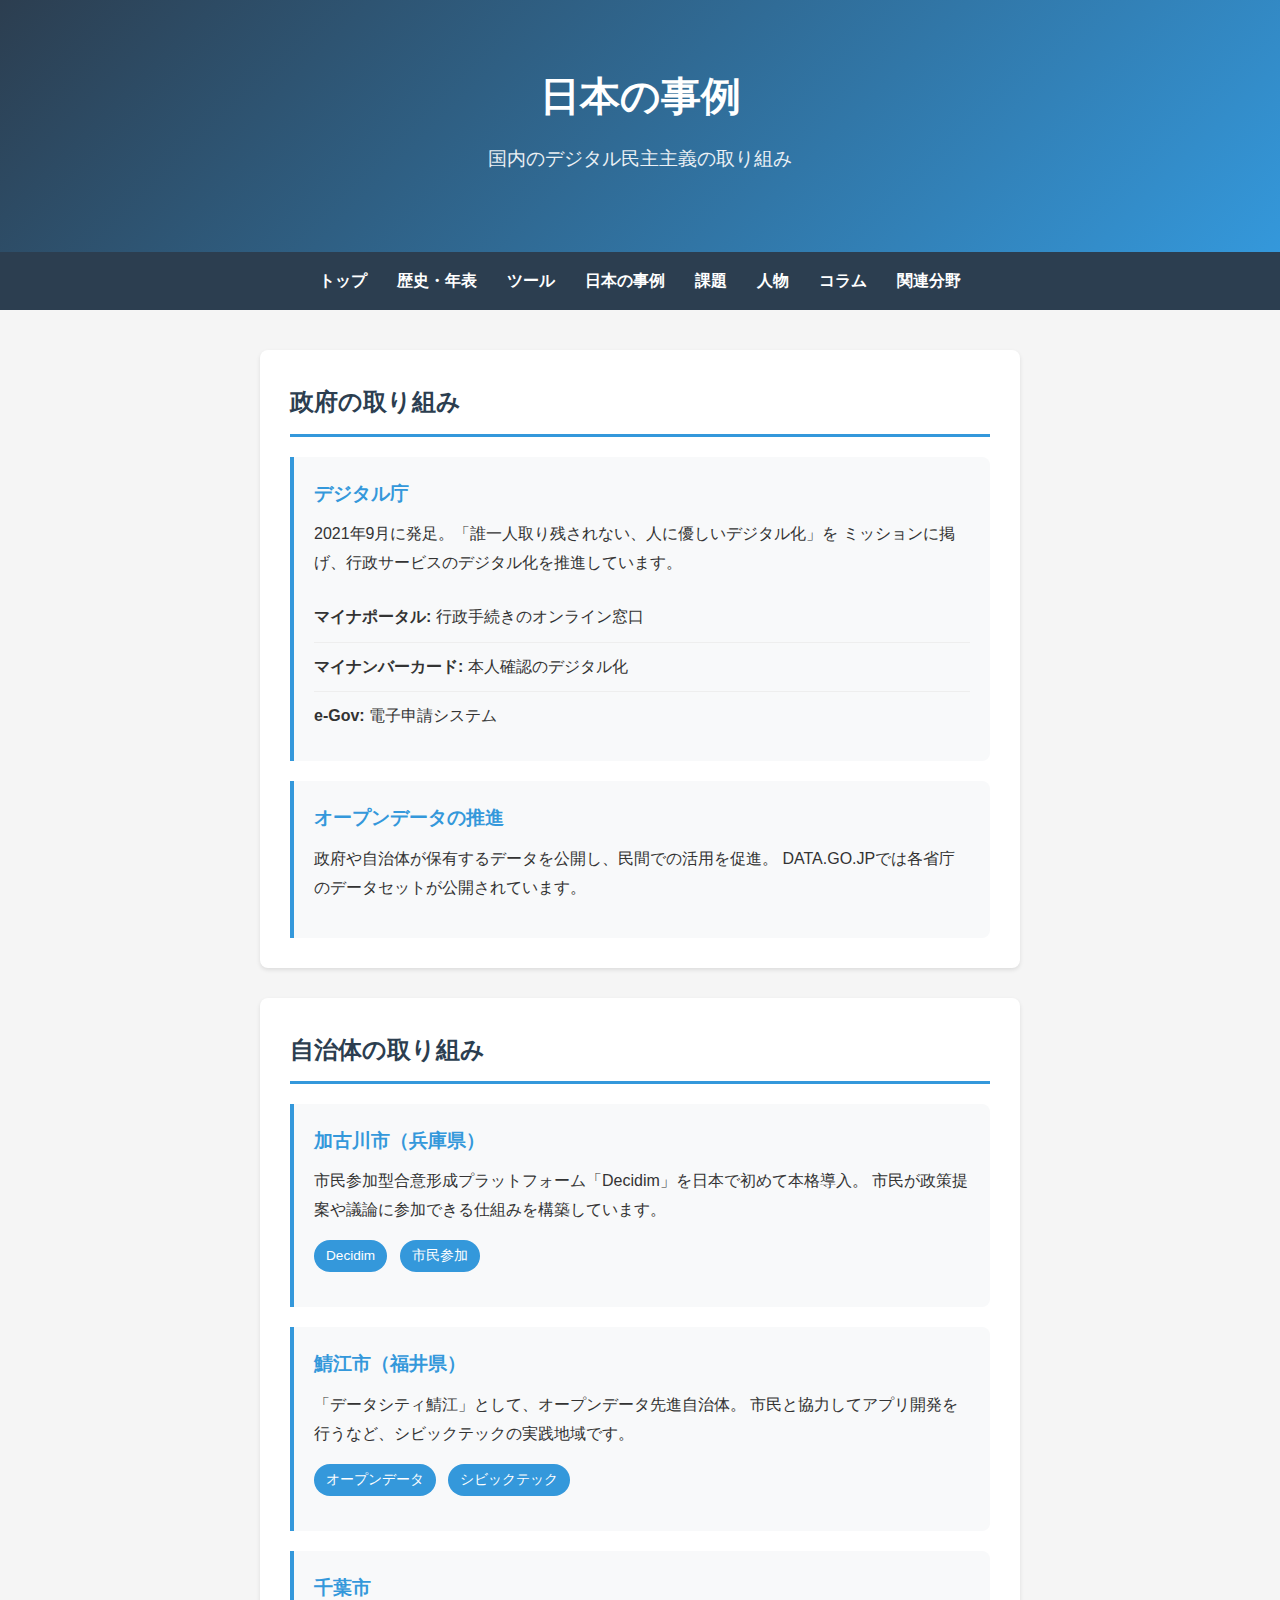
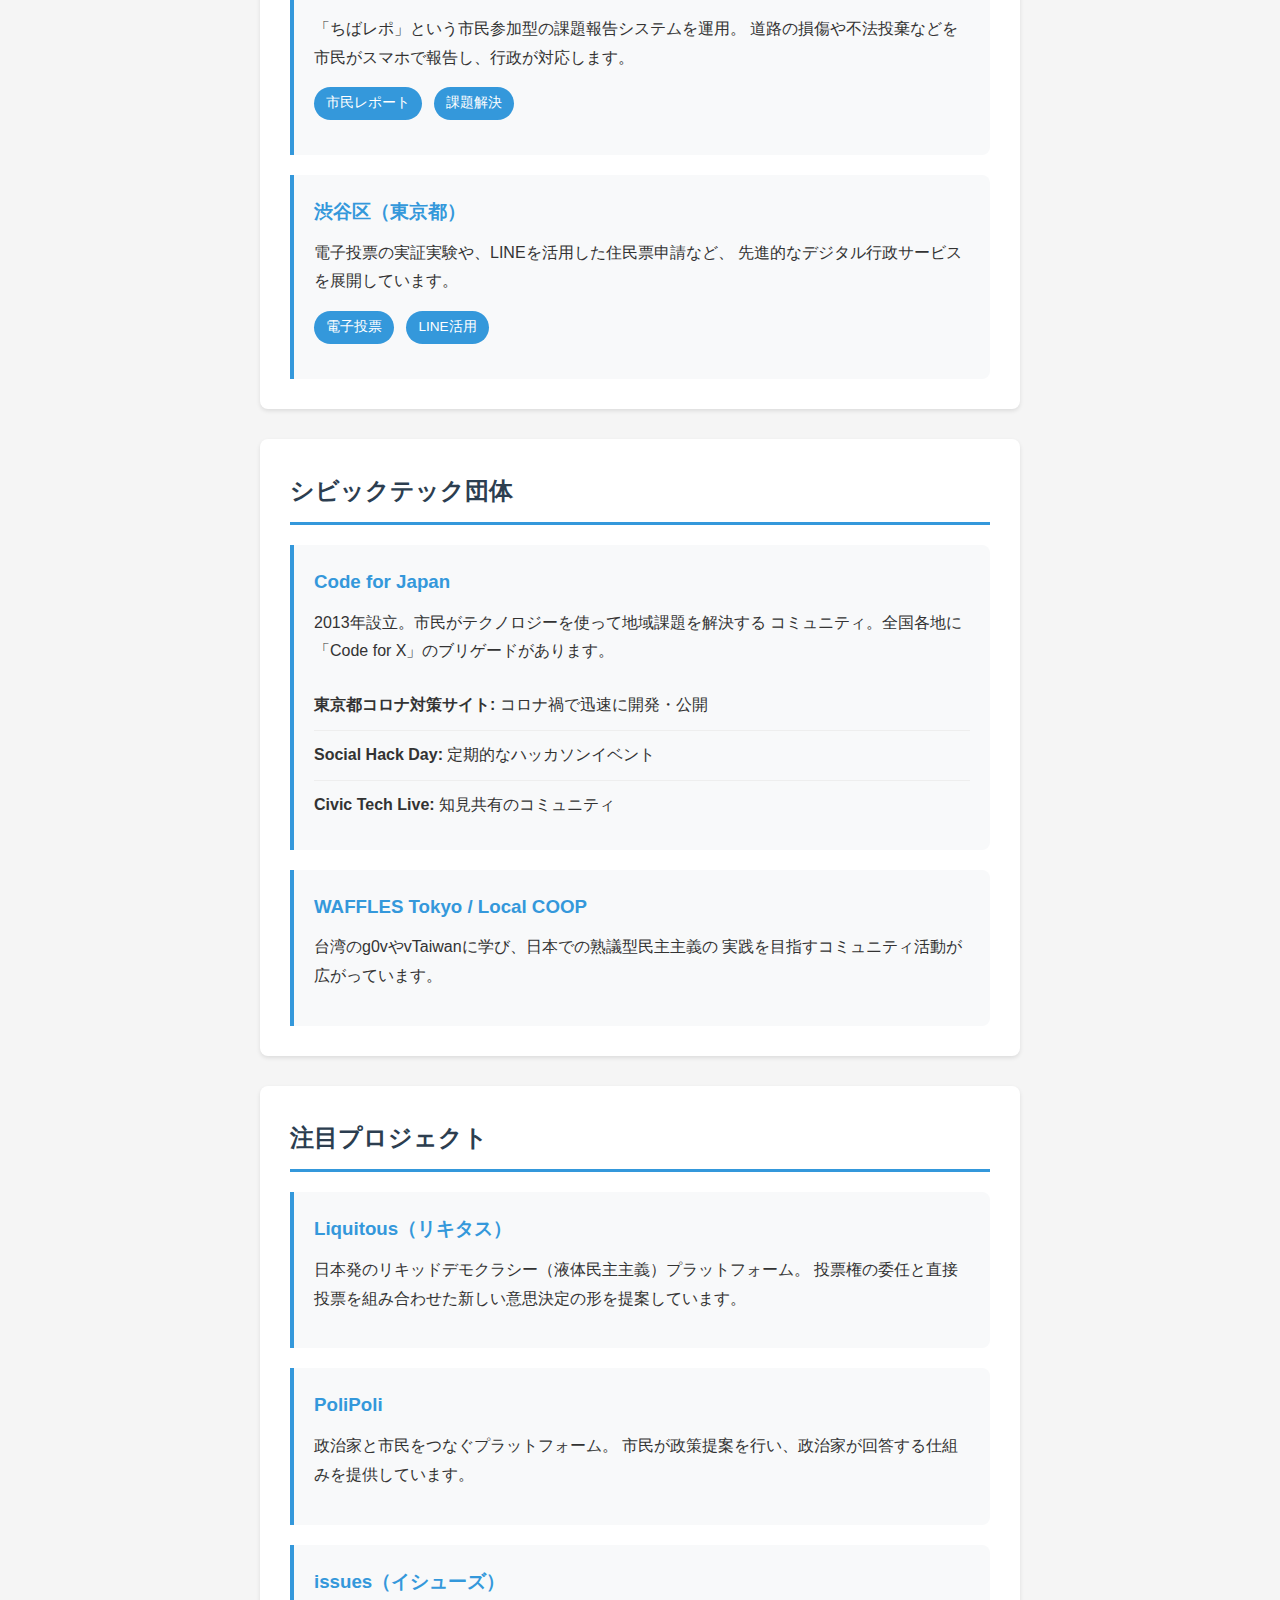
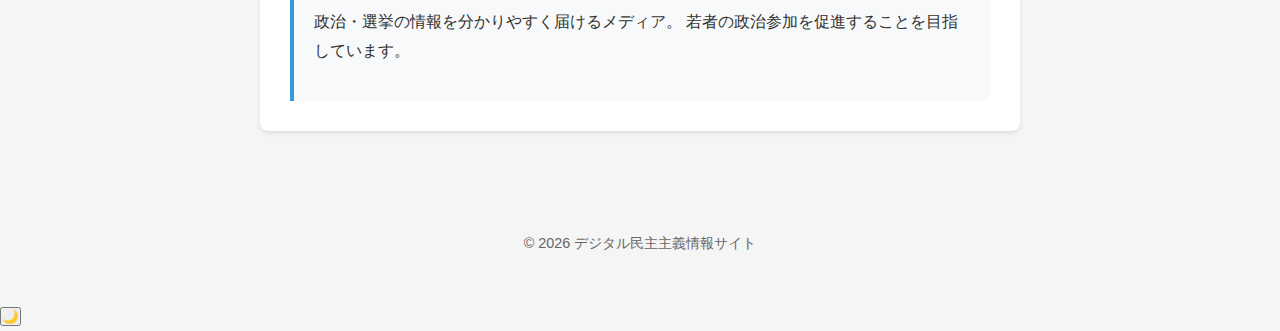
<file: japan.html>
<!DOCTYPE html>
<html lang="ja">
<head>
    <meta charset="UTF-8">
    <meta name="viewport" content="width=device-width, initial-scale=1.0">
    <title>日本の事例 - デジタル民主主義</title>
    <link rel="stylesheet" href="style.css">
</head>
<body>
    <header>
        <h1>日本の事例</h1>
        <p class="subtitle">国内のデジタル民主主義の取り組み</p>
    </header>

    <nav>
        <div class="hamburger">
            <span></span>
            <span></span>
            <span></span>
        </div>
        <div class="nav-menu">
        <a href="index.html">トップ</a>
        <a href="history.html">歴史・年表</a>
        <a href="tools.html">ツール</a>
        <a href="japan.html">日本の事例</a>
        <a href="challenges.html">課題</a>
        <a href="people.html">人物</a>
        <a href="column.html">コラム</a>
            <a href="mindmap.html">関連分野</a>
        </div>
    </nav>

    <main>
        <section id="government">
            <h2>政府の取り組み</h2>

            <div class="example">
                <h3>デジタル庁</h3>
                <p>
                    2021年9月に発足。「誰一人取り残されない、人に優しいデジタル化」を
                    ミッションに掲げ、行政サービスのデジタル化を推進しています。
                </p>
                <ul>
                    <li><strong>マイナポータル:</strong> 行政手続きのオンライン窓口</li>
                    <li><strong>マイナンバーカード:</strong> 本人確認のデジタル化</li>
                    <li><strong>e-Gov:</strong> 電子申請システム</li>
                </ul>
            </div>

            <div class="example">
                <h3>オープンデータの推進</h3>
                <p>
                    政府や自治体が保有するデータを公開し、民間での活用を促進。
                    DATA.GO.JPでは各省庁のデータセットが公開されています。
                </p>
            </div>
        </section>

        <section id="local">
            <h2>自治体の取り組み</h2>

            <div class="example">
                <h3>加古川市（兵庫県）</h3>
                <p>
                    市民参加型合意形成プラットフォーム「Decidim」を日本で初めて本格導入。
                    市民が政策提案や議論に参加できる仕組みを構築しています。
                </p>
                <div class="tool-meta">
                    <span class="tag">Decidim</span>
                    <span class="tag">市民参加</span>
                </div>
            </div>

            <div class="example">
                <h3>鯖江市（福井県）</h3>
                <p>
                    「データシティ鯖江」として、オープンデータ先進自治体。
                    市民と協力してアプリ開発を行うなど、シビックテックの実践地域です。
                </p>
                <div class="tool-meta">
                    <span class="tag">オープンデータ</span>
                    <span class="tag">シビックテック</span>
                </div>
            </div>

            <div class="example">
                <h3>千葉市</h3>
                <p>
                    「ちばレポ」という市民参加型の課題報告システムを運用。
                    道路の損傷や不法投棄などを市民がスマホで報告し、行政が対応します。
                </p>
                <div class="tool-meta">
                    <span class="tag">市民レポート</span>
                    <span class="tag">課題解決</span>
                </div>
            </div>

            <div class="example">
                <h3>渋谷区（東京都）</h3>
                <p>
                    電子投票の実証実験や、LINEを活用した住民票申請など、
                    先進的なデジタル行政サービスを展開しています。
                </p>
                <div class="tool-meta">
                    <span class="tag">電子投票</span>
                    <span class="tag">LINE活用</span>
                </div>
            </div>
        </section>

        <section id="civictech">
            <h2>シビックテック団体</h2>

            <div class="example">
                <h3>Code for Japan</h3>
                <p>
                    2013年設立。市民がテクノロジーを使って地域課題を解決する
                    コミュニティ。全国各地に「Code for X」のブリゲードがあります。
                </p>
                <ul>
                    <li><strong>東京都コロナ対策サイト:</strong> コロナ禍で迅速に開発・公開</li>
                    <li><strong>Social Hack Day:</strong> 定期的なハッカソンイベント</li>
                    <li><strong>Civic Tech Live:</strong> 知見共有のコミュニティ</li>
                </ul>
            </div>

            <div class="example">
                <h3>WAFFLES Tokyo / Local COOP</h3>
                <p>
                    台湾のg0vやvTaiwanに学び、日本での熟議型民主主義の
                    実践を目指すコミュニティ活動が広がっています。
                </p>
            </div>
        </section>

        <section id="projects">
            <h2>注目プロジェクト</h2>

            <div class="example">
                <h3>Liquitous（リキタス）</h3>
                <p>
                    日本発のリキッドデモクラシー（液体民主主義）プラットフォーム。
                    投票権の委任と直接投票を組み合わせた新しい意思決定の形を提案しています。
                </p>
            </div>

            <div class="example">
                <h3>PoliPoli</h3>
                <p>
                    政治家と市民をつなぐプラットフォーム。
                    市民が政策提案を行い、政治家が回答する仕組みを提供しています。
                </p>
            </div>

            <div class="example">
                <h3>issues（イシューズ）</h3>
                <p>
                    政治・選挙の情報を分かりやすく届けるメディア。
                    若者の政治参加を促進することを目指しています。
                </p>
            </div>
        </section>
    </main>

    <footer>
        <p>© 2026 デジタル民主主義情報サイト</p>
    </footer>
    <button class="dark-mode-toggle">🌙</button>
    <script src="script.js"></script>
</body>
</html>
</file>
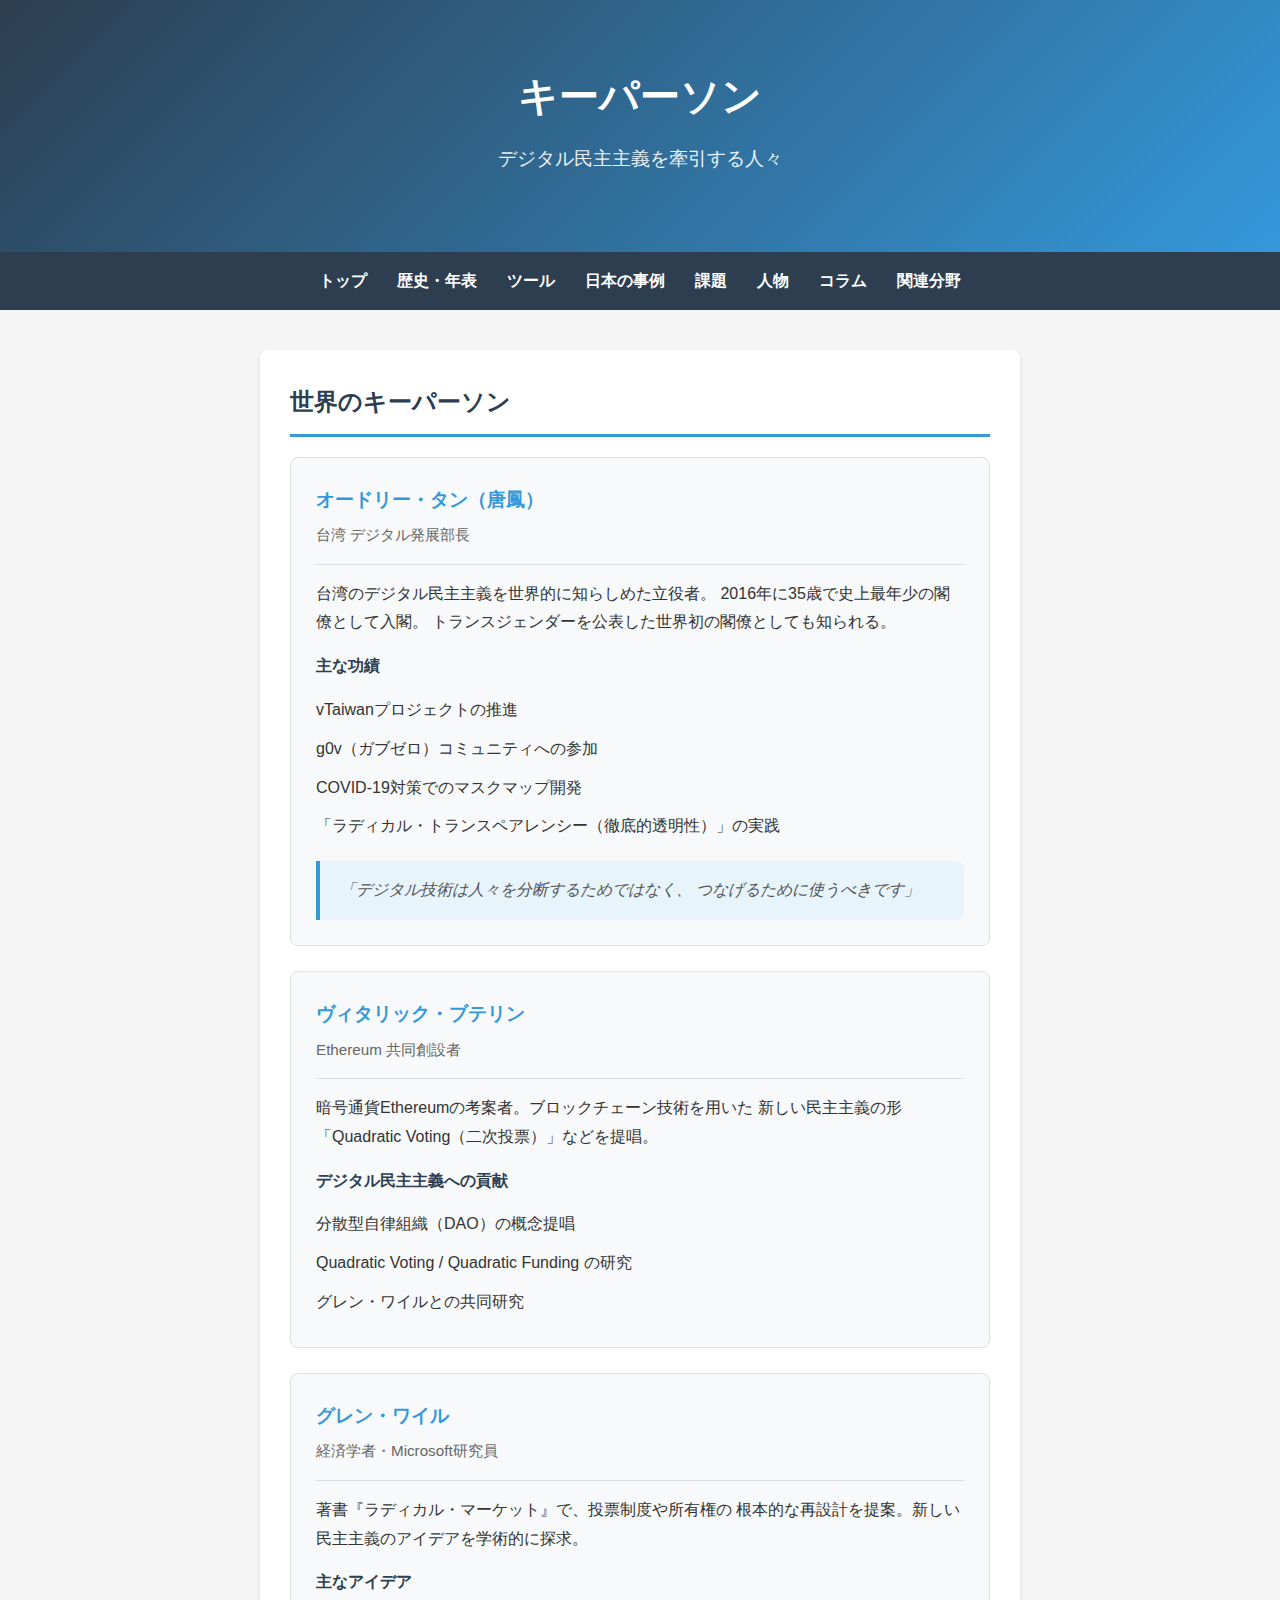
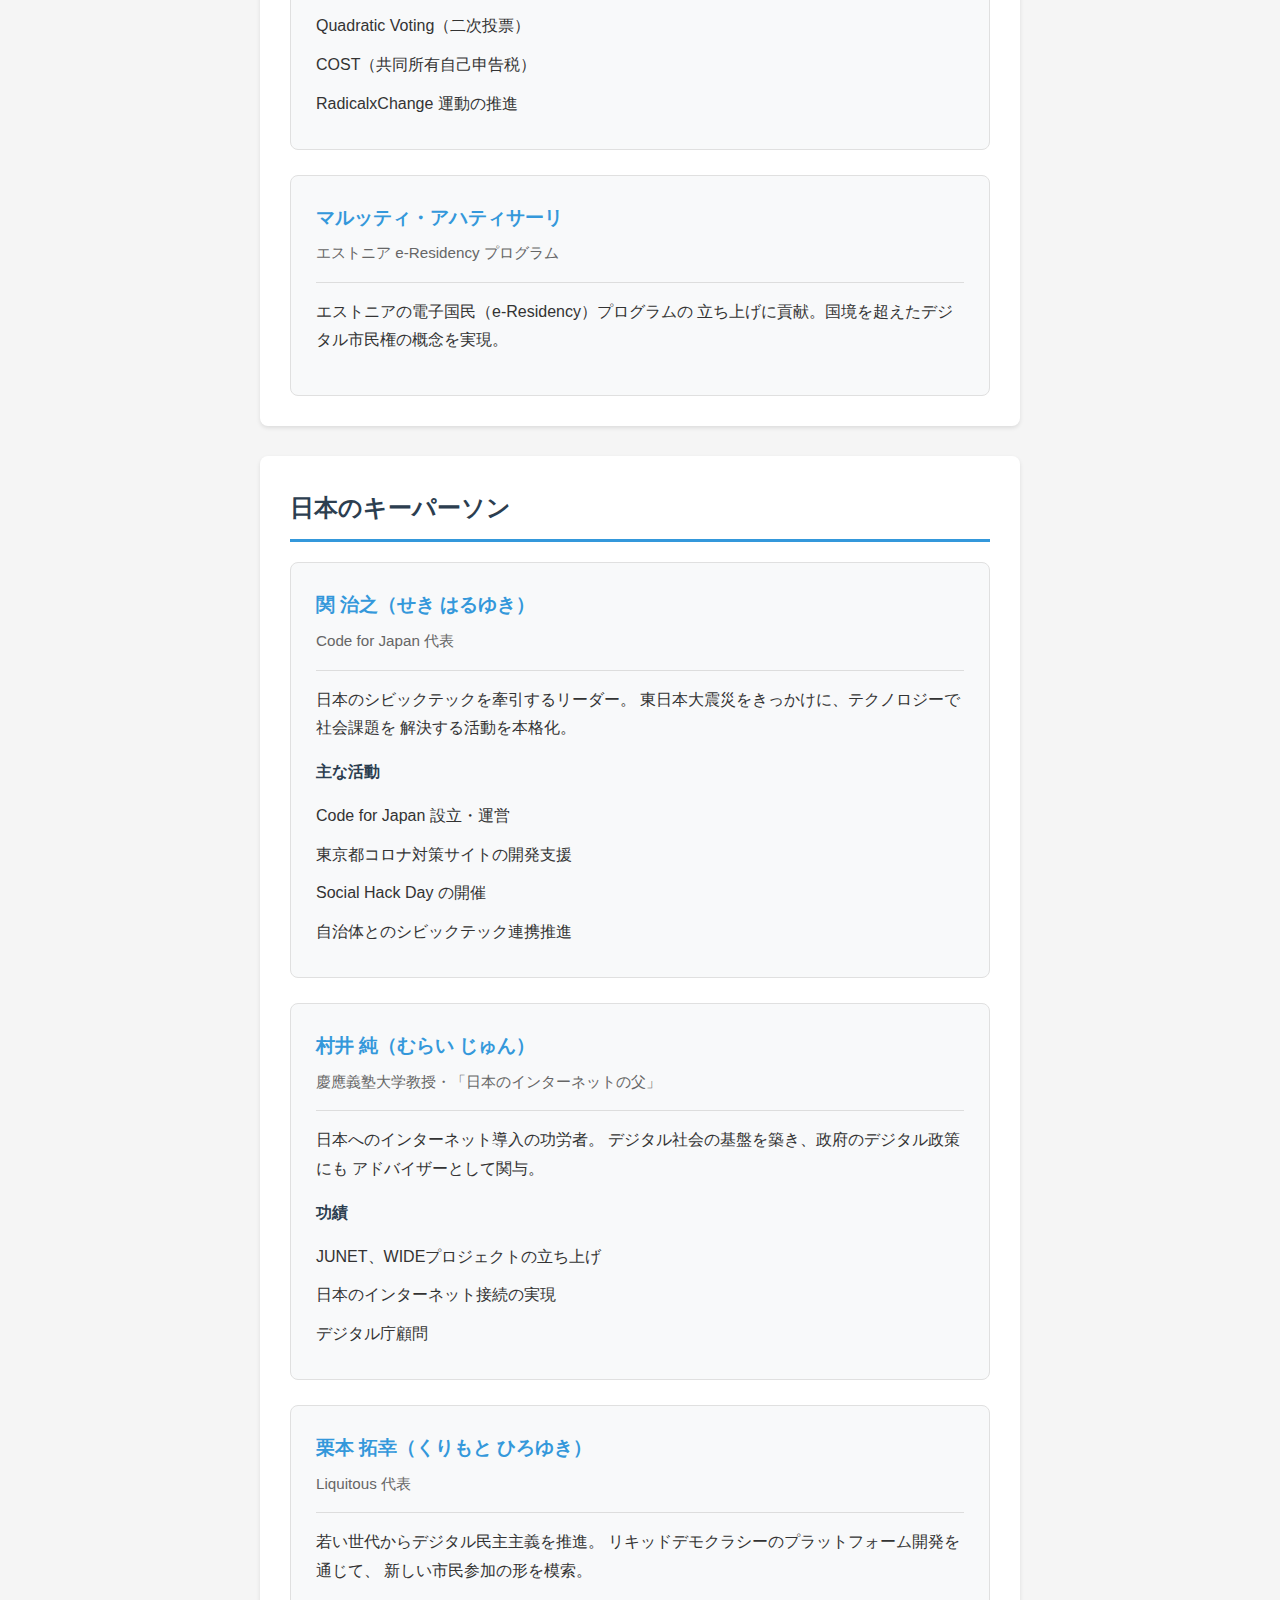
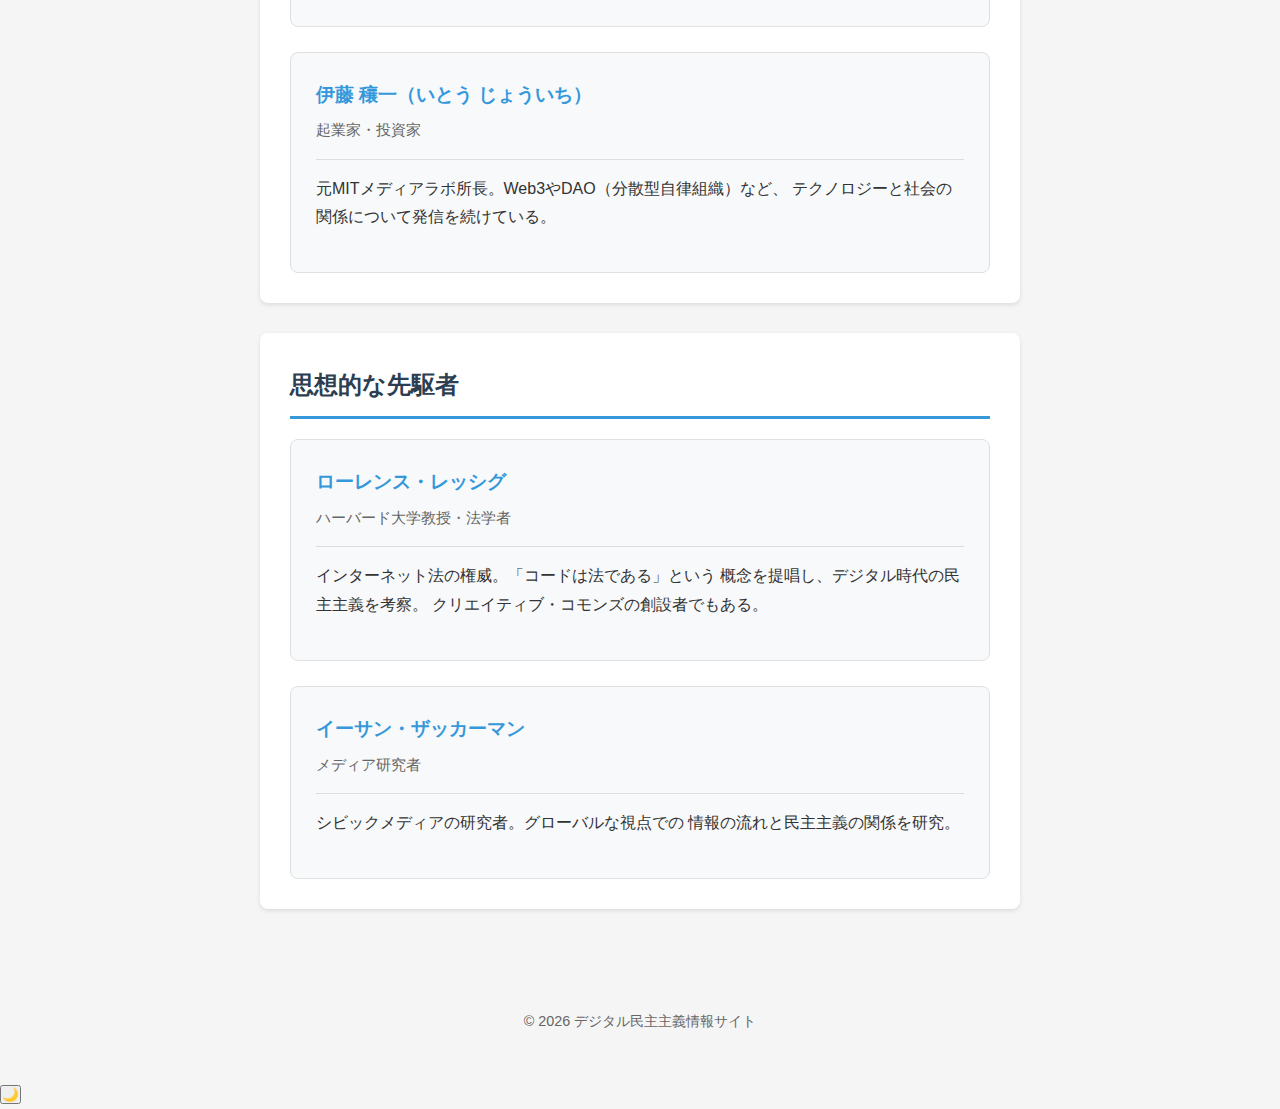
<file: people.html>
<!DOCTYPE html>
<html lang="ja">
<head>
    <meta charset="UTF-8">
    <meta name="viewport" content="width=device-width, initial-scale=1.0">
    <title>人物紹介 - デジタル民主主義</title>
    <link rel="stylesheet" href="style.css">
</head>
<body>
    <header>
        <h1>キーパーソン</h1>
        <p class="subtitle">デジタル民主主義を牽引する人々</p>
    </header>

    <nav>
        <div class="hamburger">
            <span></span>
            <span></span>
            <span></span>
        </div>
        <div class="nav-menu">
        <a href="index.html">トップ</a>
        <a href="history.html">歴史・年表</a>
        <a href="tools.html">ツール</a>
        <a href="japan.html">日本の事例</a>
        <a href="challenges.html">課題</a>
        <a href="people.html">人物</a>
        <a href="column.html">コラム</a>
            <a href="mindmap.html">関連分野</a>
        </div>
    </nav>

    <main>
        <section id="international">
            <h2>世界のキーパーソン</h2>

            <div class="person-card">
                <div class="person-header">
                    <h3>オードリー・タン（唐鳳）</h3>
                    <div class="person-title">台湾 デジタル発展部長</div>
                </div>
                <div class="person-info">
                    <p>
                        台湾のデジタル民主主義を世界的に知らしめた立役者。
                        2016年に35歳で史上最年少の閣僚として入閣。
                        トランスジェンダーを公表した世界初の閣僚としても知られる。
                    </p>
                    <h4>主な功績</h4>
                    <ul>
                        <li>vTaiwanプロジェクトの推進</li>
                        <li>g0v（ガブゼロ）コミュニティへの参加</li>
                        <li>COVID-19対策でのマスクマップ開発</li>
                        <li>「ラディカル・トランスペアレンシー（徹底的透明性）」の実践</li>
                    </ul>
                    <div class="person-quote">
                        <blockquote>
                            「デジタル技術は人々を分断するためではなく、
                            つなげるために使うべきです」
                        </blockquote>
                    </div>
                </div>
            </div>

            <div class="person-card">
                <div class="person-header">
                    <h3>ヴィタリック・ブテリン</h3>
                    <div class="person-title">Ethereum 共同創設者</div>
                </div>
                <div class="person-info">
                    <p>
                        暗号通貨Ethereumの考案者。ブロックチェーン技術を用いた
                        新しい民主主義の形「Quadratic Voting（二次投票）」などを提唱。
                    </p>
                    <h4>デジタル民主主義への貢献</h4>
                    <ul>
                        <li>分散型自律組織（DAO）の概念提唱</li>
                        <li>Quadratic Voting / Quadratic Funding の研究</li>
                        <li>グレン・ワイルとの共同研究</li>
                    </ul>
                </div>
            </div>

            <div class="person-card">
                <div class="person-header">
                    <h3>グレン・ワイル</h3>
                    <div class="person-title">経済学者・Microsoft研究員</div>
                </div>
                <div class="person-info">
                    <p>
                        著書『ラディカル・マーケット』で、投票制度や所有権の
                        根本的な再設計を提案。新しい民主主義のアイデアを学術的に探求。
                    </p>
                    <h4>主なアイデア</h4>
                    <ul>
                        <li>Quadratic Voting（二次投票）</li>
                        <li>COST（共同所有自己申告税）</li>
                        <li>RadicalxChange 運動の推進</li>
                    </ul>
                </div>
            </div>

            <div class="person-card">
                <div class="person-header">
                    <h3>マルッティ・アハティサーリ</h3>
                    <div class="person-title">エストニア e-Residency プログラム</div>
                </div>
                <div class="person-info">
                    <p>
                        エストニアの電子国民（e-Residency）プログラムの
                        立ち上げに貢献。国境を超えたデジタル市民権の概念を実現。
                    </p>
                </div>
            </div>
        </section>

        <section id="japan">
            <h2>日本のキーパーソン</h2>

            <div class="person-card">
                <div class="person-header">
                    <h3>関 治之（せき はるゆき）</h3>
                    <div class="person-title">Code for Japan 代表</div>
                </div>
                <div class="person-info">
                    <p>
                        日本のシビックテックを牽引するリーダー。
                        東日本大震災をきっかけに、テクノロジーで社会課題を
                        解決する活動を本格化。
                    </p>
                    <h4>主な活動</h4>
                    <ul>
                        <li>Code for Japan 設立・運営</li>
                        <li>東京都コロナ対策サイトの開発支援</li>
                        <li>Social Hack Day の開催</li>
                        <li>自治体とのシビックテック連携推進</li>
                    </ul>
                </div>
            </div>

            <div class="person-card">
                <div class="person-header">
                    <h3>村井 純（むらい じゅん）</h3>
                    <div class="person-title">慶應義塾大学教授・「日本のインターネットの父」</div>
                </div>
                <div class="person-info">
                    <p>
                        日本へのインターネット導入の功労者。
                        デジタル社会の基盤を築き、政府のデジタル政策にも
                        アドバイザーとして関与。
                    </p>
                    <h4>功績</h4>
                    <ul>
                        <li>JUNET、WIDEプロジェクトの立ち上げ</li>
                        <li>日本のインターネット接続の実現</li>
                        <li>デジタル庁顧問</li>
                    </ul>
                </div>
            </div>

            <div class="person-card">
                <div class="person-header">
                    <h3>栗本 拓幸（くりもと ひろゆき）</h3>
                    <div class="person-title">Liquitous 代表</div>
                </div>
                <div class="person-info">
                    <p>
                        若い世代からデジタル民主主義を推進。
                        リキッドデモクラシーのプラットフォーム開発を通じて、
                        新しい市民参加の形を模索。
                    </p>
                </div>
            </div>

            <div class="person-card">
                <div class="person-header">
                    <h3>伊藤 穰一（いとう じょういち）</h3>
                    <div class="person-title">起業家・投資家</div>
                </div>
                <div class="person-info">
                    <p>
                        元MITメディアラボ所長。Web3やDAO（分散型自律組織）など、
                        テクノロジーと社会の関係について発信を続けている。
                    </p>
                </div>
            </div>
        </section>

        <section id="thinkers">
            <h2>思想的な先駆者</h2>

            <div class="person-card">
                <div class="person-header">
                    <h3>ローレンス・レッシグ</h3>
                    <div class="person-title">ハーバード大学教授・法学者</div>
                </div>
                <div class="person-info">
                    <p>
                        インターネット法の権威。「コードは法である」という
                        概念を提唱し、デジタル時代の民主主義を考察。
                        クリエイティブ・コモンズの創設者でもある。
                    </p>
                </div>
            </div>

            <div class="person-card">
                <div class="person-header">
                    <h3>イーサン・ザッカーマン</h3>
                    <div class="person-title">メディア研究者</div>
                </div>
                <div class="person-info">
                    <p>
                        シビックメディアの研究者。グローバルな視点での
                        情報の流れと民主主義の関係を研究。
                    </p>
                </div>
            </div>
        </section>
    </main>

    <footer>
        <p>© 2026 デジタル民主主義情報サイト</p>
    </footer>
    <button class="dark-mode-toggle">🌙</button>
    <script src="script.js"></script>
</body>
</html>
</file>
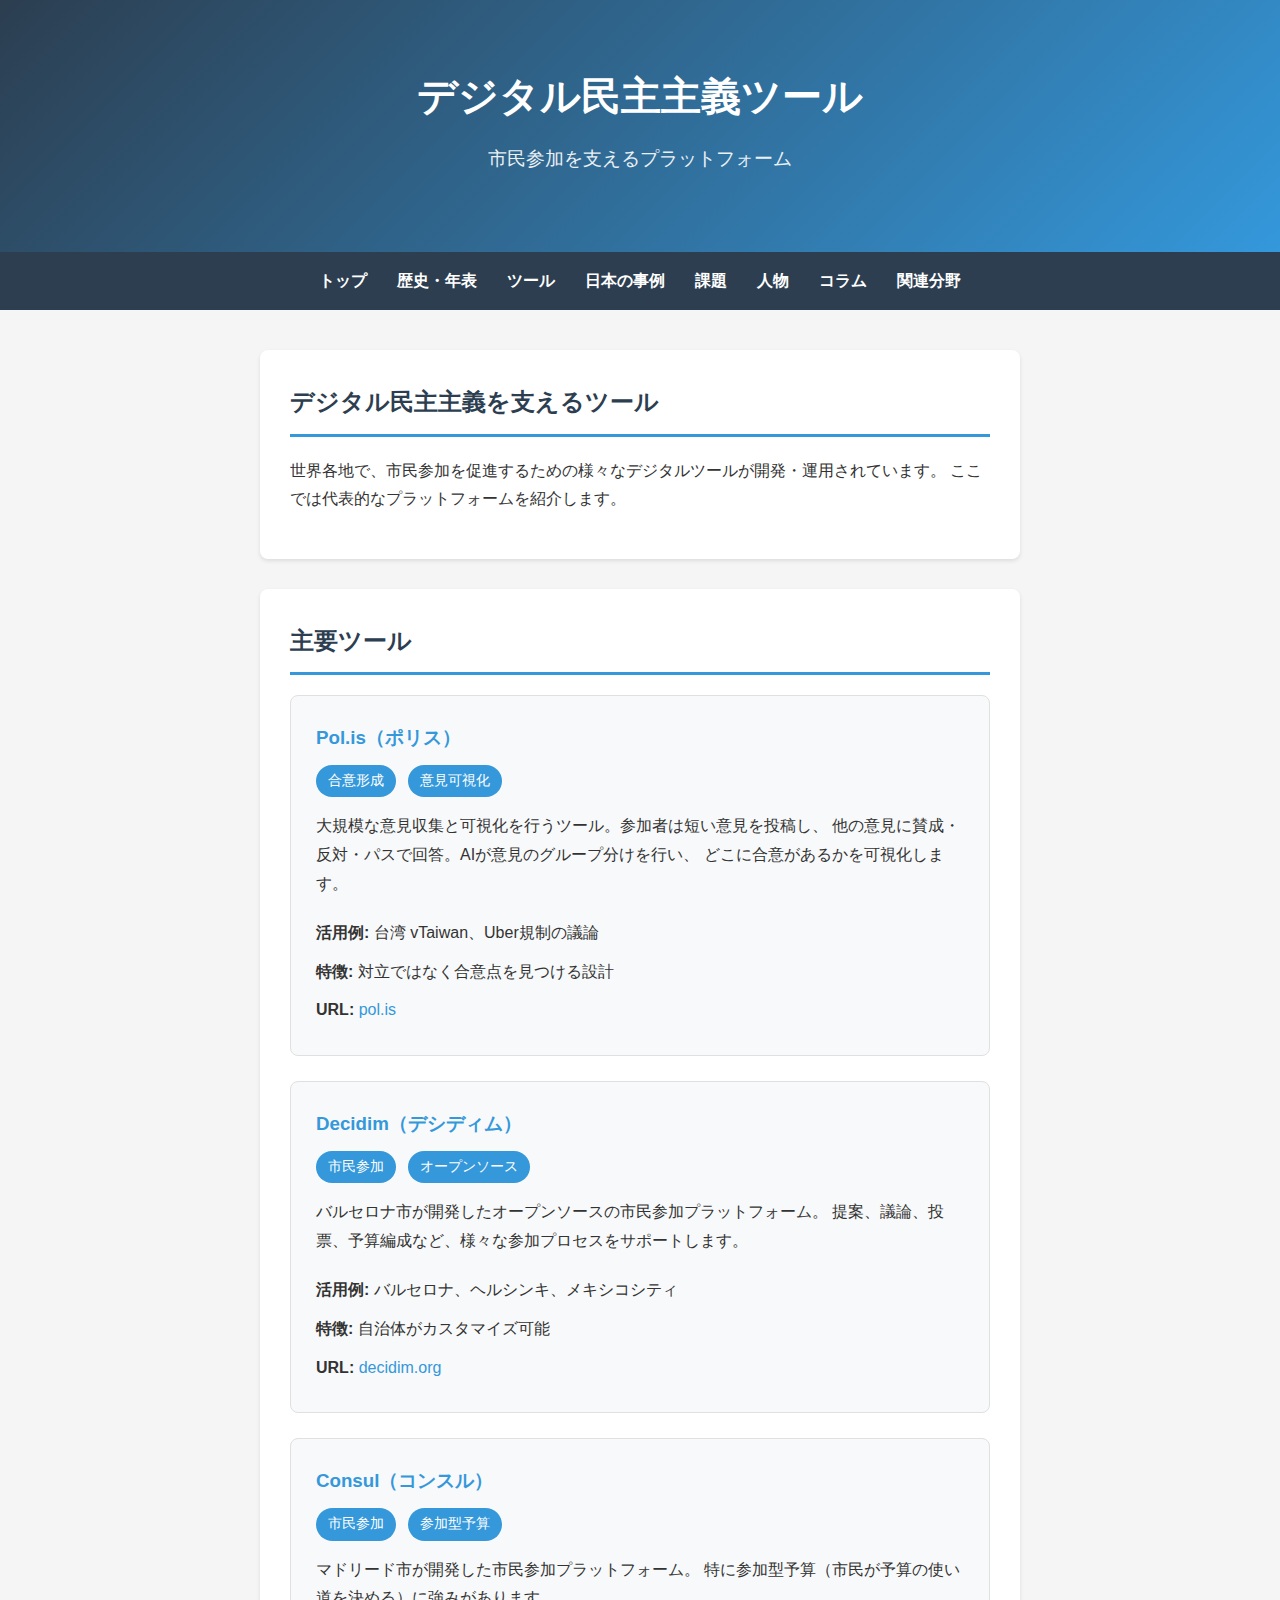
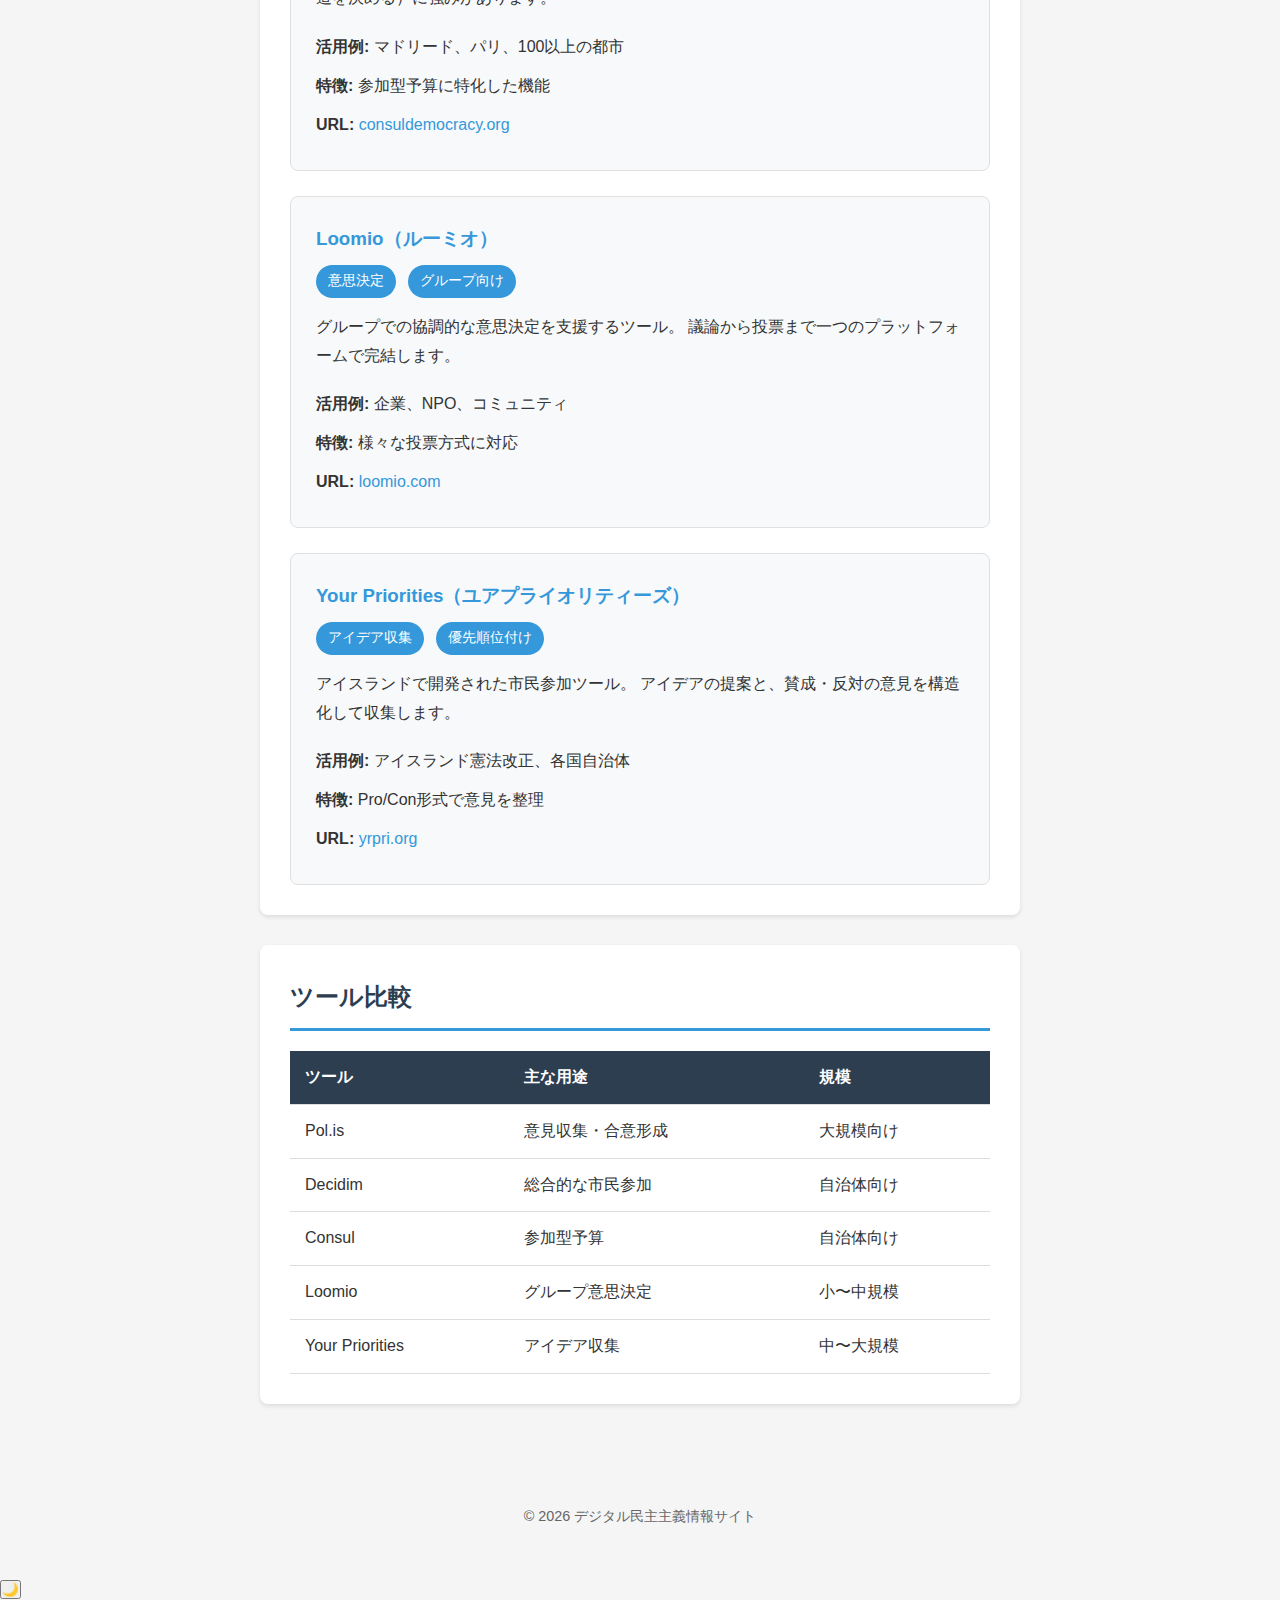
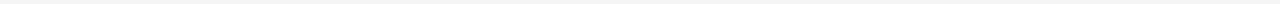
<file: tools.html>
<!DOCTYPE html>
<html lang="ja">
<head>
    <meta charset="UTF-8">
    <meta name="viewport" content="width=device-width, initial-scale=1.0">
    <title>ツール紹介 - デジタル民主主義</title>
    <link rel="stylesheet" href="style.css">
</head>
<body>
    <header>
        <h1>デジタル民主主義ツール</h1>
        <p class="subtitle">市民参加を支えるプラットフォーム</p>
    </header>

    <nav>
        <div class="hamburger">
            <span></span>
            <span></span>
            <span></span>
        </div>
        <div class="nav-menu">
        <a href="index.html">トップ</a>
        <a href="history.html">歴史・年表</a>
        <a href="tools.html">ツール</a>
        <a href="japan.html">日本の事例</a>
        <a href="challenges.html">課題</a>
        <a href="people.html">人物</a>
        <a href="column.html">コラム</a>
            <a href="mindmap.html">関連分野</a>
        </div>
    </nav>

    <main>
        <section id="intro">
            <h2>デジタル民主主義を支えるツール</h2>
            <p>
                世界各地で、市民参加を促進するための様々なデジタルツールが開発・運用されています。
                ここでは代表的なプラットフォームを紹介します。
            </p>
        </section>

        <section id="tools-list">
            <h2>主要ツール</h2>

            <div class="tool-card">
                <h3>Pol.is（ポリス）</h3>
                <div class="tool-meta">
                    <span class="tag">合意形成</span>
                    <span class="tag">意見可視化</span>
                </div>
                <p>
                    大規模な意見収集と可視化を行うツール。参加者は短い意見を投稿し、
                    他の意見に賛成・反対・パスで回答。AIが意見のグループ分けを行い、
                    どこに合意があるかを可視化します。
                </p>
                <ul>
                    <li><strong>活用例:</strong> 台湾 vTaiwan、Uber規制の議論</li>
                    <li><strong>特徴:</strong> 対立ではなく合意点を見つける設計</li>
                    <li><strong>URL:</strong> <a href="https://pol.is/" target="_blank">pol.is</a></li>
                </ul>
            </div>

            <div class="tool-card">
                <h3>Decidim（デシディム）</h3>
                <div class="tool-meta">
                    <span class="tag">市民参加</span>
                    <span class="tag">オープンソース</span>
                </div>
                <p>
                    バルセロナ市が開発したオープンソースの市民参加プラットフォーム。
                    提案、議論、投票、予算編成など、様々な参加プロセスをサポートします。
                </p>
                <ul>
                    <li><strong>活用例:</strong> バルセロナ、ヘルシンキ、メキシコシティ</li>
                    <li><strong>特徴:</strong> 自治体がカスタマイズ可能</li>
                    <li><strong>URL:</strong> <a href="https://decidim.org/" target="_blank">decidim.org</a></li>
                </ul>
            </div>

            <div class="tool-card">
                <h3>Consul（コンスル）</h3>
                <div class="tool-meta">
                    <span class="tag">市民参加</span>
                    <span class="tag">参加型予算</span>
                </div>
                <p>
                    マドリード市が開発した市民参加プラットフォーム。
                    特に参加型予算（市民が予算の使い道を決める）に強みがあります。
                </p>
                <ul>
                    <li><strong>活用例:</strong> マドリード、パリ、100以上の都市</li>
                    <li><strong>特徴:</strong> 参加型予算に特化した機能</li>
                    <li><strong>URL:</strong> <a href="https://consuldemocracy.org/" target="_blank">consuldemocracy.org</a></li>
                </ul>
            </div>

            <div class="tool-card">
                <h3>Loomio（ルーミオ）</h3>
                <div class="tool-meta">
                    <span class="tag">意思決定</span>
                    <span class="tag">グループ向け</span>
                </div>
                <p>
                    グループでの協調的な意思決定を支援するツール。
                    議論から投票まで一つのプラットフォームで完結します。
                </p>
                <ul>
                    <li><strong>活用例:</strong> 企業、NPO、コミュニティ</li>
                    <li><strong>特徴:</strong> 様々な投票方式に対応</li>
                    <li><strong>URL:</strong> <a href="https://www.loomio.com/" target="_blank">loomio.com</a></li>
                </ul>
            </div>

            <div class="tool-card">
                <h3>Your Priorities（ユアプライオリティーズ）</h3>
                <div class="tool-meta">
                    <span class="tag">アイデア収集</span>
                    <span class="tag">優先順位付け</span>
                </div>
                <p>
                    アイスランドで開発された市民参加ツール。
                    アイデアの提案と、賛成・反対の意見を構造化して収集します。
                </p>
                <ul>
                    <li><strong>活用例:</strong> アイスランド憲法改正、各国自治体</li>
                    <li><strong>特徴:</strong> Pro/Con形式で意見を整理</li>
                    <li><strong>URL:</strong> <a href="https://www.yrpri.org/" target="_blank">yrpri.org</a></li>
                </ul>
            </div>
        </section>

        <section id="comparison">
            <h2>ツール比較</h2>
            <table>
                <thead>
                    <tr>
                        <th>ツール</th>
                        <th>主な用途</th>
                        <th>規模</th>
                    </tr>
                </thead>
                <tbody>
                    <tr>
                        <td>Pol.is</td>
                        <td>意見収集・合意形成</td>
                        <td>大規模向け</td>
                    </tr>
                    <tr>
                        <td>Decidim</td>
                        <td>総合的な市民参加</td>
                        <td>自治体向け</td>
                    </tr>
                    <tr>
                        <td>Consul</td>
                        <td>参加型予算</td>
                        <td>自治体向け</td>
                    </tr>
                    <tr>
                        <td>Loomio</td>
                        <td>グループ意思決定</td>
                        <td>小〜中規模</td>
                    </tr>
                    <tr>
                        <td>Your Priorities</td>
                        <td>アイデア収集</td>
                        <td>中〜大規模</td>
                    </tr>
                </tbody>
            </table>
        </section>
    </main>

    <footer>
        <p>© 2026 デジタル民主主義情報サイト</p>
    </footer>
    <button class="dark-mode-toggle">🌙</button>
    <script src="script.js"></script>
</body>
</html>
</file>
<file: style.css>
/* 全体の設定 */
* {
    margin: 0;
    padding: 0;
    box-sizing: border-box;
}

body {
    font-family: "Hiragino Sans", "Hiragino Kaku Gothic ProN", "Noto Sans JP", sans-serif;
    line-height: 1.8;
    color: #333;
    background-color: #f5f5f5;
}

/* ヘッダー */
header {
    background: linear-gradient(135deg, #2c3e50, #3498db);
    color: white;
    text-align: center;
    padding: 60px 20px;
}

header h1 {
    font-size: 2.5rem;
    margin-bottom: 10px;
}

header .subtitle {
    font-size: 1.2rem;
    opacity: 0.9;
}

/* メインコンテンツ */
main {
    max-width: 800px;
    margin: 0 auto;
    padding: 40px 20px;
}

section {
    background: white;
    border-radius: 8px;
    padding: 30px;
    margin-bottom: 30px;
    box-shadow: 0 2px 4px rgba(0, 0, 0, 0.1);
}

h2 {
    color: #2c3e50;
    border-bottom: 3px solid #3498db;
    padding-bottom: 10px;
    margin-bottom: 20px;
}

h3 {
    color: #3498db;
    margin-bottom: 10px;
}

p {
    margin-bottom: 15px;
}

/* 事例カード */
.example {
    background: #f8f9fa;
    border-left: 4px solid #3498db;
    padding: 20px;
    margin-bottom: 20px;
    border-radius: 0 8px 8px 0;
}

.example:last-child {
    margin-bottom: 0;
}

/* リスト */
ul {
    list-style: none;
}

ul li {
    padding: 10px 0;
    border-bottom: 1px solid #eee;
}

ul li:last-child {
    border-bottom: none;
}

/* リンク */
a {
    color: #3498db;
    text-decoration: none;
}

a:hover {
    text-decoration: underline;
}

/* ナビゲーション */
nav {
    background: #2c3e50;
    text-align: center;
    padding: 15px;
    position: relative;
}

.nav-menu {
    display: flex;
    justify-content: center;
    flex-wrap: wrap;
    gap: 10px;
}

.nav-menu a {
    color: white;
    margin: 0 10px;
    font-weight: bold;
}

.nav-menu a:hover {
    text-decoration: underline;
}

/* ハンバーガーボタン（PC時は非表示） */
.hamburger {
    display: none;
    flex-direction: column;
    cursor: pointer;
    padding: 10px;
    z-index: 100;
}

.hamburger span {
    width: 25px;
    height: 3px;
    background: white;
    margin: 3px 0;
    transition: 0.3s;
    border-radius: 2px;
}

/* 年表 */
.timeline-item {
    display: flex;
    margin-bottom: 25px;
    padding-bottom: 25px;
    border-bottom: 1px solid #eee;
}

.timeline-item:last-child {
    border-bottom: none;
    margin-bottom: 0;
    padding-bottom: 0;
}

.year {
    min-width: 100px;
    font-weight: bold;
    color: #3498db;
    font-size: 1.1rem;
}

.event h3 {
    margin-bottom: 8px;
}

.event p {
    margin-bottom: 0;
    color: #555;
}

/* ツールカード */
.tool-card {
    background: #f8f9fa;
    border-radius: 8px;
    padding: 25px;
    margin-bottom: 25px;
    border: 1px solid #e0e0e0;
}

.tool-card:last-child {
    margin-bottom: 0;
}

.tool-card h3 {
    margin-bottom: 10px;
}

.tool-meta {
    margin-bottom: 15px;
}

.tag {
    display: inline-block;
    background: #3498db;
    color: white;
    padding: 4px 12px;
    border-radius: 20px;
    font-size: 0.85rem;
    margin-right: 8px;
}

.tool-card ul {
    margin-top: 15px;
}

.tool-card ul li {
    padding: 5px 0;
    border-bottom: none;
}

/* テーブル */
table {
    width: 100%;
    border-collapse: collapse;
    margin-top: 15px;
}

thead {
    background: #2c3e50;
    color: white;
}

th, td {
    padding: 12px 15px;
    text-align: left;
    border-bottom: 1px solid #ddd;
}

tbody tr:hover {
    background: #f8f9fa;
}

/* 人物カード */
.person-card {
    background: #f8f9fa;
    border-radius: 8px;
    padding: 25px;
    margin-bottom: 25px;
    border: 1px solid #e0e0e0;
}

.person-card:last-child {
    margin-bottom: 0;
}

.person-header {
    margin-bottom: 15px;
    padding-bottom: 15px;
    border-bottom: 1px solid #ddd;
}

.person-header h3 {
    margin-bottom: 5px;
}

.person-title {
    color: #666;
    font-size: 0.95rem;
}

.person-info h4 {
    color: #2c3e50;
    margin: 15px 0 10px 0;
    font-size: 1rem;
}

.person-info ul li {
    padding: 5px 0;
    border-bottom: none;
}

.person-quote {
    margin-top: 15px;
}

.person-quote blockquote {
    background: #e8f4fc;
    border-left: 4px solid #3498db;
    padding: 15px 20px;
    font-style: italic;
    color: #555;
    border-radius: 0 8px 8px 0;
}

/* 課題カード */
.challenge-card {
    background: #f8f9fa;
    border-radius: 8px;
    padding: 25px;
    margin-bottom: 25px;
    border: 1px solid #e0e0e0;
}

.challenge-card:last-child {
    margin-bottom: 0;
}

.challenge-card h3 {
    margin-bottom: 10px;
}

.challenge-level {
    display: inline-block;
    padding: 4px 12px;
    border-radius: 20px;
    font-size: 0.85rem;
    margin-bottom: 15px;
}

.challenge-level.high {
    background: #e74c3c;
    color: white;
}

.challenge-level.medium {
    background: #f39c12;
    color: white;
}

.challenge-level.low {
    background: #27ae60;
    color: white;
}

.considerations {
    margin-top: 15px;
    padding-top: 15px;
    border-top: 1px solid #ddd;
}

.considerations h4 {
    color: #2c3e50;
    margin-bottom: 10px;
    font-size: 1rem;
}

.considerations ul li {
    padding: 5px 0;
    border-bottom: none;
}

/* ナビゲーション調整（多くのリンク対応） */
nav a {
    margin: 0 10px;
}

/* コラム */
.column-article {
    background: white;
    border-radius: 8px;
    padding: 30px;
    margin-bottom: 30px;
    box-shadow: 0 2px 4px rgba(0, 0, 0, 0.1);
}

.column-header {
    margin-bottom: 20px;
}

.column-date {
    color: #666;
    font-size: 0.9rem;
    margin-right: 15px;
}

.column-category {
    background: #9b59b6;
    color: white;
    padding: 4px 12px;
    border-radius: 20px;
    font-size: 0.85rem;
}

.column-lead {
    font-size: 1.1rem;
    color: #555;
    border-left: 4px solid #9b59b6;
    padding-left: 20px;
    margin: 20px 0;
}

.sf-work {
    background: #f8f9fa;
    border-radius: 8px;
    padding: 20px;
    margin: 15px 0;
}

.sf-work h4 {
    color: #9b59b6;
    margin-bottom: 10px;
}

.sf-work p {
    margin-bottom: 0;
}

.column-footer {
    margin-top: 30px;
    padding-top: 20px;
    border-top: 1px solid #ddd;
    color: #666;
}

/* フッター */
footer {
    text-align: center;
    padding: 30px;
    color: #666;
    font-size: 0.9rem;
}

/* =================================
   スマホ対応（768px以下）
   ================================= */
@media screen and (max-width: 768px) {
    /* ヘッダー */
    header {
        padding: 40px 15px;
    }

    header h1 {
        font-size: 1.8rem;
    }

    header .subtitle {
        font-size: 1rem;
    }

    /* ナビゲーション */
    nav {
        padding: 15px;
        display: flex;
        justify-content: center;
        align-items: center;
    }

    /* ハンバーガーボタン表示 */
    .hamburger {
        display: flex;
    }

    /* メニューを初期状態で非表示 */
    .nav-menu {
        display: none;
        flex-direction: column;
        position: absolute;
        top: 100%;
        left: 0;
        right: 0;
        background: #2c3e50;
        padding: 20px;
        box-shadow: 0 4px 6px rgba(0, 0, 0, 0.2);
    }

    /* メニューが開いた状態 */
    .nav-menu.active {
        display: flex;
    }

    .nav-menu a {
        margin: 10px 0;
        font-size: 1rem;
    }

    /* ハンバーガーアイコンのアニメーション */
    .hamburger.active span:nth-child(1) {
        transform: rotate(45deg) translate(5px, 5px);
    }

    .hamburger.active span:nth-child(2) {
        opacity: 0;
    }

    .hamburger.active span:nth-child(3) {
        transform: rotate(-45deg) translate(5px, -5px);
    }

    /* メインコンテンツ */
    main {
        padding: 20px 15px;
    }

    section {
        padding: 20px 15px;
    }

    h2 {
        font-size: 1.3rem;
    }

    h3 {
        font-size: 1.1rem;
    }

    /* 年表（縦並びに変更） */
    .timeline-item {
        flex-direction: column;
    }

    .year {
        margin-bottom: 8px;
    }

    /* テーブル（横スクロール対応） */
    table {
        display: block;
        overflow-x: auto;
        white-space: nowrap;
    }

    th, td {
        padding: 10px;
        font-size: 0.9rem;
    }

    /* カード類 */
    .tool-card,
    .person-card,
    .challenge-card,
    .example {
        padding: 15px;
    }

    /* コラム */
    .column-article {
        padding: 20px 15px;
    }

    .column-lead {
        font-size: 1rem;
        padding-left: 15px;
    }

    .sf-work {
        padding: 15px;
    }

    /* タグ */
    .tag {
        font-size: 0.8rem;
        padding: 3px 10px;
        margin-bottom: 5px;
    }
}
</file>
